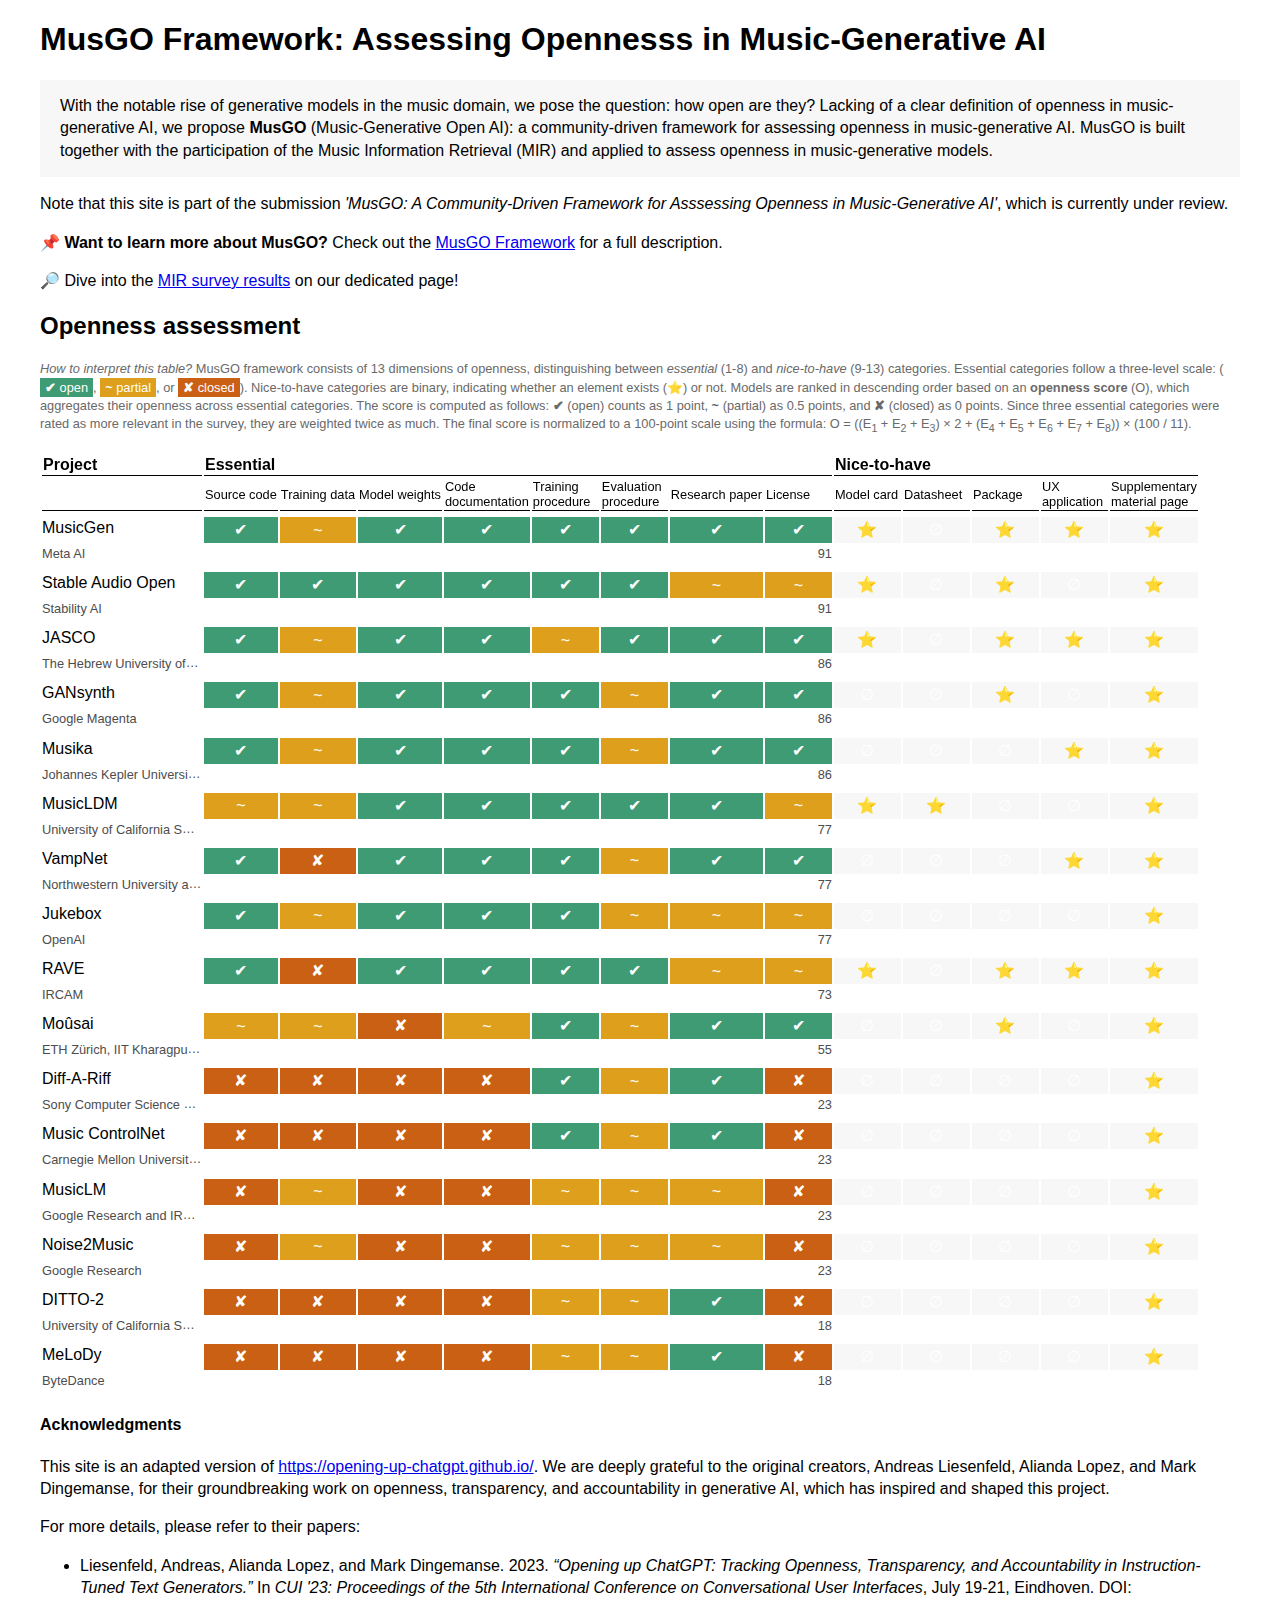
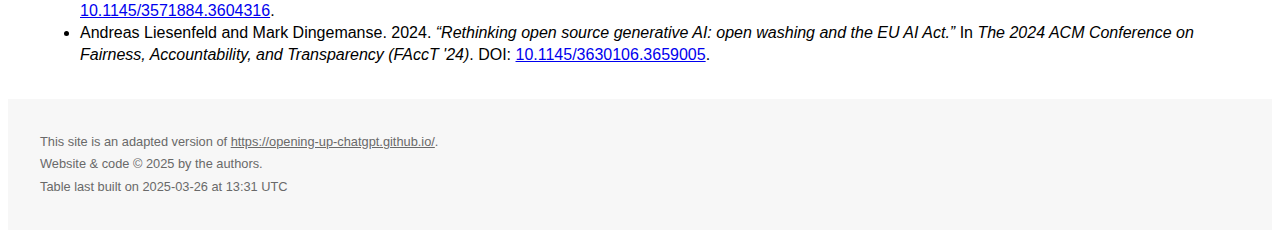
<file: docs/index.html>
<!DOCTYPE html>

<html>
<head>
<meta content="width=device-width, initial-scale=1.0" name="viewport"/>
<title>MusGO Framework: Assessing Opennesss in Music-Generative AI</title>
<link href="styles.css" rel="stylesheet"/>
<script data-domain="roserbatlleroca.github.io/MusGO_framework/" defer="" src="https://plausible.io/js/script.js"></script>
</head>
<body>
<div id="header">
<h1><a href="" title="MusGO Framework: Assessing Opennesss in Music-Generative AI">MusGO Framework:</a> Assessing Opennesss in Music-Generative AI</h1><!--<img alt="Opening up ChatGPT" id="title-logo" src="logos/openchatgpt-logo-favicon-red-on-transparent.png"/>Opening up ChatGPT</a>: tracking openness of instruction-tuned LLMs</h1>-->
</div>
<div id="content">
<p class="highlight" id="description"> With the notable rise of generative models in the music domain, we pose the question: how open are they?
    Lacking of a clear definition of openness in music-generative AI, we propose <strong>MusGO</strong> (Music-Generative Open AI): a community-driven framework for assessing openness in music-generative AI.
  MusGO is built together with the participation of the Music Information Retrieval (MIR) and applied to assess openness in music-generative models. 
    </p>
<p id="tagline"> Note that this site is part of the submission <em>'MusGO: A Community-Driven Framework for Asssessing Openness in Music-Generative AI'</em>, which is currently under review.</p>
<p>
    📌 <strong>Want to learn more about MusGO?</strong> Check out the <a href="framework.html">MusGO Framework</a> for a full description.  </p>
<p>🔎 Dive into the <a href="survey.html">MIR survey results</a> on our dedicated page!  
  </p>
<h2>Openness assessment</h2>
<p id="table-guide"> <em>How to interpret this table?</em> MusGO framework consists of 13 dimensions of openness, distinguishing between <em>essential</em> (1-8) and <em>nice-to-have</em> (9-13) categories.  
Essential categories follow a three-level scale:  
(<span class="openness open"><strong>✔︎</strong> open</span>,  
<span class="openness partial"><strong>~</strong> partial</span>, or  
<span class="openness closed"><strong>✘</strong> closed</span>).  
Nice-to-have categories are binary, indicating whether an element exists (⭐) or not.  

Models are ranked in descending order based on an <strong>openness score</strong> (O), which aggregates their openness across essential categories. The score is computed as follows: <strong>✔︎</strong> (open) counts as 1 point, <strong>~</strong> (partial) as 0.5 points, and <strong>✘</strong> (closed) as 0 points. Since three essential categories were rated as more relevant in the survey, they are weighted twice as much. The final score is normalized to a 100-point scale using the formula:  

O = ((E<sub>1</sub> + E<sub>2</sub> + E<sub>3</sub>) × 2 + (E<sub>4</sub> + E<sub>5</sub> + E<sub>6</sub> + E<sub>7</sub> + E<sub>8</sub>)) × (100 / 11).  
</p>
<p>
</p>
<div id="included-table"><table>
<thead>
<tr class="main-header"><th>Project</th><th colspan="8">Essential</th><th colspan="5">Nice-to-have</th>
<tr class="second-header"><th></th><th>Source code</th><th>Training data</th><th>Model weights</th><th>Code<br/>documentation</th><th>Training<br/>procedure</th><th>Evaluation<br/>procedure</th><th>Research paper</th><th>License</th><th>Model card</th><th>Datasheet</th><th>Package</th><th>UX<br/>application</th><th>Supplementary<br/>material page</th>
</tr></tr></thead>
<tbody>
<tr class="row-a"><td class="name-cell"><a href="https://github.com/roserbatlleroca/MusGO_framework/blob/main/projects/musicgen.yaml" target="_blank" title="data: musicgen.yaml">MusicGen</a></td><td class="open data-cell"><a href="https://github.com/facebookresearch/audiocraft" target="_blank" title="Code is provided in https://github.com/facebookresearch/audiocraft/ (Training and inference)">✔︎</a></td><td class="partial data-cell"><a href="" target="_blank" title="“We rely on an internal dataset of 10K high-quality music tracks, and on the ShutterStock and Pond5 music data collections2 with respectively 25K and 365K instrument-only music tracks.” “Note that we do NOT provide any of the datasets used for training MusicGen. We provide a dummy dataset containing just a few examples for illustrative purposes.”">~</a></td><td class="open data-cell"><a href="https://huggingface.co/facebook/musicgen-large/tree/main" target="_blank" title="Models are available in the GitHub repository and in Hugging Face.">✔︎</a></td><td class="open data-cell"><a href="https://github.com/facebookresearch/audiocraft/blob/main/docs/MUSICGEN.md" target="_blank" title="Training code is available and seem well documented: https://github.com/facebookresearch/audiocraft/blob/main/docs/MUSICGEN.md Warning: Since data is not available is not easy to replicate.">✔︎</a></td><td class="open data-cell"><a href="https://arxiv.org/pdf/2306.05284" target="_blank" title="Training is well documented. https://github.com/facebookresearch/audiocraft/blob/main/docs/TRAINING.md with training pipelines and environment setup described. Note: Hardware use for training is described in the paper. ">✔︎</a></td><td class="open data-cell"><a href="https://arxiv.org/pdf/2306.05284" target="_blank" title="">✔︎</a></td><td class="open data-cell"><a href="https://proceedings.neurips.cc/paper_files/paper/2023/hash/94b472a1842cd7c56dcb125fb2765fbd-Abstract-Conference.html" target="_blank" title="Accepted at NeurIPS 2023">✔︎</a></td><td class="open data-cell"><a href="https://github.com/facebookresearch/audiocraft/blob/main/LICENSE" target="_blank" title="The code in this repository is released under the MIT license as found in the https://github.com/facebookresearch/audiocraft/blob/main/LICENSE. The models weights in this repository are released under the CC-BY-NC 4.0 license as found in the https://github.com/facebookresearch/audiocraft/blob/main/LICENSE_weights.">✔︎</a></td><td class="star data-cell"><a href="https://github.com/facebookresearch/audiocraft/blob/main/model_cards/MUSICGEN_MODEL_CARD.md" target="_blank" title="Model card discusses intended use, limitations and biases. https://github.com/facebookresearch/audiocraft/blob/main/model_cards/MUSICGEN_MODEL_CARD.md">⭐</a></td><td class="∅ data-cell"><a href="" target="_blank" title="Data is copyrighted and not available.">∅</a></td><td class="star data-cell"><a href="https://pypi.org/project/audiocraft/" target="_blank" title="Has two packages: audiocraft package from Meta, and transformers package from Hugging Face. ">⭐</a></td><td class="star data-cell"><a href="https://huggingface.co/spaces/facebook/MusicGen" target="_blank" title="Demo in Hugging Face spaces, user-oriented gradio demo, and jupyter notebooks. https://github.com/facebookresearch/audiocraft/blob/main/docs/MUSICGEN.md#usage">⭐</a></td><td class="star data-cell"><a href="https://ai.honu.io/papers/musicgen/" target="_blank" title="Supplementary material web page with sound examples. https://ai.honu.io/papers/musicgen/">⭐</a></td></tr>
<tr class="row-b"><td class="org"><a href="https://github.com/facebookresearch/audiocraft" target="_blank" title="">Meta AI</a></td><td colspan="7"></td><td class="source-link"><a href="" target="_blank" title="Meta AI">91</a></td></tr>
<tr class="row-a"><td class="name-cell"><a href="https://github.com/roserbatlleroca/MusGO_framework/blob/main/projects/stable-audio-open.yaml" target="_blank" title="data: stable-audio-open.yaml">Stable Audio Open</a></td><td class="open data-cell"><a href="https://github.com/Stability-AI/stable-audio-tools" target="_blank" title=" Code for data processing, training pipeline, and inference is available in the stable-audio-tools repository. Architecture of the mode is specified in the form of a config file.
https://github.com/Stability-AI/stable-audio-tools">✔︎</a></td><td class="open data-cell"><a href="https://huggingface.co/stabilityai/stable-audio-open-1.0/blob/main/fma_dataset_attribution2.csv" target="_blank" title="Training data can be mapped from Attribution files.https://huggingface.co/stabilityai/stable-audio-open-1.0/blob/main/fma_dataset_attribution2.csv. However, accessibility is subject to accepting Stability AI conditions. ">✔︎</a></td><td class="open data-cell"><a href="https://huggingface.co/stabilityai/stable-audio-open-1.0/tree/main" target="_blank" title="Weights are available at: https://huggingface.co/stabilityai/stable-audio-open-1.0. However, accessibility is subject to accepting Stability AI conditions. ">✔︎</a></td><td class="open data-cell"><a href="https://github.com/Stability-AI/stable-audio-tools/blob/main/README.md" target="_blank" title="Documentation of the code is limited for training replicating the model (not specific config files, but those from Stable Audio could be used). However, I think we can still consider the documentation of the code to be enough.
https://huggingface.co/stabilityai/stable-audio-open-1.0https://github.com/Stability-AI/stable-audio-tools">✔︎</a></td><td class="open data-cell"><a href="https://arxiv.org/pdf/2407.14358" target="_blank" title="Described in pre-print. Warning: They say they provide the exact parameters for training in the repository, but I can’t find them. ">✔︎</a></td><td class="open data-cell"><a href="https://arxiv.org/pdf/2407.14358" target="_blank" title="">✔︎</a></td><td class="partial data-cell"><a href="https://arxiv.org/abs/2407.14358" target="_blank" title="Paper is in arxiv but it is not peer-reviewed. ">~</a></td><td class="partial data-cell"><a href="https://huggingface.co/stabilityai/stable-audio-open-1.0/blob/main/LICENSE.md" target="_blank" title="Stability AI Community License
https://huggingface.co/stabilityai/stable-audio-open-1.0/blob/main/LICENSE.md
 Not an Open Source Initiate(OSI) approved licences ">~</a></td><td class="star data-cell"><a href="https://huggingface.co/stabilityai/stable-audio-open-1.0" target="_blank" title="Model card in HuggingFace: https://huggingface.co/stabilityai/stable-audio-open-1.0">⭐</a></td><td class="∅ data-cell"><a href="" target="_blank" title="They provide a .csv file listing each wav from Freesound and FMA. But there is no proper datasheet. It’s a pity they don’t get this start because they are careful about the data they use.    ">∅</a></td><td class="star data-cell"><a href="https://pypi.org/project/stable-audio-tools/" target="_blank" title="The model can be used with: 1. the https://github.com/Stability-AI/stable-audio-tools library and 2. the https://huggingface.co/docs/diffusers/main/en/index library">⭐</a></td><td class="∅ data-cell"><a href="" target="_blank" title="I can’t find an official user-oriented application apart from the packages and code examples. But I am sure that the community around the model is building this kind of resource. We should check.">∅</a></td><td class="star data-cell"><a href="https://stability.ai/news/introducing-stable-audio-open" target="_blank" title="They provide sound examples in https://stability.ai/news/introducing-stable-audio-open">⭐</a></td></tr>
<tr class="row-b"><td class="org"><a href="https://github.com/Stability-AI/stable-audio-tools" target="_blank" title="">Stability AI</a></td><td colspan="7"></td><td class="source-link"><a href="" target="_blank" title="Stability AI">91</a></td></tr>
<tr class="row-a"><td class="name-cell"><a href="https://github.com/roserbatlleroca/MusGO_framework/blob/main/projects/jasco.yaml" target="_blank" title="data: jasco.yaml">JASCO</a></td><td class="open data-cell"><a href="https://github.com/facebookresearch/audiocraft" target="_blank" title="Code is avialble at https://github.com/facebookresearch/audiocraft/blob/main/docs/JASCO.md">✔︎</a></td><td class="partial data-cell"><a href="" target="_blank" title="They describe the datasets used to training their model. However, there is a 10k songs set that is not described (proprietary data). ">~</a></td><td class="open data-cell"><a href="https://huggingface.co/facebook/jasco-chords-drums-400M/tree/main" target="_blank" title="Pretrained models are accessible via API ">✔︎</a></td><td class="open data-cell"><a href="https://github.com/facebookresearch/audiocraft/blob/main/docs/JASCO.md" target="_blank" title="Code is documented in GitHub repo, including installation requirements. ">✔︎</a></td><td class="partial data-cell"><a href="https://arxiv.org/pdf/2406.10970" target="_blank" title="Training procedure is described in the research paper, but hardware requirements are not mentioned. ">~</a></td><td class="open data-cell"><a href="https://arxiv.org/pdf/2406.10970" target="_blank" title="">✔︎</a></td><td class="open data-cell"><a href="https://ismir2024program.ismir.net/poster_65.html" target="_blank" title="Accepted at ISMIR 2024. ">✔︎</a></td><td class="open data-cell"><a href="https://github.com/facebookresearch/audiocraft/blob/main/LICENSE" target="_blank" title=" Code is released under MIT, model weights are released under CC-BY-NC 4.0.">✔︎</a></td><td class="star data-cell"><a href="https://github.com/facebookresearch/audiocraft/blob/main/model_cards/JASCO_MODEL_CARD.md" target="_blank" title="https://github.com/facebookresearch/audiocraft/blob/main/model_cards/JASCO_MODEL_CARD.md">⭐</a></td><td class="∅ data-cell"><a href="" target="_blank" title="">∅</a></td><td class="star data-cell"><a href="https://pypi.org/project/audiocraft/" target="_blank" title="Installable through audiocraft pip package">⭐</a></td><td class="star data-cell"><a href="https://github.com/facebookresearch/audiocraft/blob/main/docs/JASCO.md#api" target="_blank" title="https://github.com/facebookresearch/audiocraft/blob/main/docs/JASCO.md#api">⭐</a></td><td class="star data-cell"><a href="https://pages.cs.huji.ac.il/adiyoss-lab/JASCO/" target="_blank" title="https://pages.cs.huji.ac.il/adiyoss-lab/JASCO/">⭐</a></td></tr>
<tr class="row-b"><td class="org"><a href="https://github.com/facebookresearch/audiocraft" target="_blank" title="">The Hebrew University of Jerusalem, Meta AI</a></td><td colspan="7"></td><td class="source-link"><a href="" target="_blank" title="The Hebrew University of Jerusalem, Meta AI">86</a></td></tr>
<tr class="row-a"><td class="name-cell"><a href="https://github.com/roserbatlleroca/MusGO_framework/blob/main/projects/gansynth.yaml" target="_blank" title="data: gansynth.yaml">GANsynth</a></td><td class="open data-cell"><a href="https://github.com/magenta/magenta/tree/main/magenta/models/gansynth" target="_blank" title="Source code is available.">✔︎</a></td><td class="partial data-cell"><a href="https://magenta.tensorflow.org/datasets/nsynth" target="_blank" title="Dataset is available, but the reduced version that they use and the newly created test/train splits are not provided.">~</a></td><td class="open data-cell"><a href="https://github.com/magenta/magenta/blob/main/magenta/models/gansynth/README.md" target="_blank" title="Two pretrained checkpoints are provided.">✔︎</a></td><td class="open data-cell"><a href="https://github.com/magenta/magenta/blob/main/magenta/models/gansynth/README.md" target="_blank" title="Codebase is documented, including high-level instructions and configuration files.">✔︎</a></td><td class="open data-cell"><a href="https://arxiv.org/pdf/1902.08710" target="_blank" title="Training procedure is fully documented, including hardware requirements and model configuration.">✔︎</a></td><td class="partial data-cell"><a href="https://arxiv.org/pdf/1902.08710" target="_blank" title="">~</a></td><td class="open data-cell"><a href="https://openreview.net/forum?id=H1xQVn09FX" target="_blank" title="Accepted at ICLR 2019.">✔︎</a></td><td class="open data-cell"><a href="https://github.com/magenta/magenta/blob/main/LICENSE" target="_blank" title="System is covered by Apache License. ">✔︎</a></td><td class="∅ data-cell"><a href="" target="_blank" title="Very few details are given of the pretrained checkpoints.">∅</a></td><td class="∅ data-cell"><a href="" target="_blank" title="Not available.">∅</a></td><td class="star data-cell"><a href="https://pypi.org/project/magenta/" target="_blank" title="Available within the magenta pip package.">⭐</a></td><td class="∅ data-cell"><a href="" target="_blank" title="Not available.">∅</a></td><td class="star data-cell"><a href="https://storage.googleapis.com/magentadata/papers/gansynth/index.html" target="_blank" title="https://storage.googleapis.com/magentadata/papers/gansynth/index.html">⭐</a></td></tr>
<tr class="row-b"><td class="org"><a href="https://github.com/magenta/magenta/tree/main/magenta/models/gansynth" target="_blank" title="">Google Magenta</a></td><td colspan="7"></td><td class="source-link"><a href="" target="_blank" title="Google Magenta">86</a></td></tr>
<tr class="row-a"><td class="name-cell"><a href="https://github.com/roserbatlleroca/MusGO_framework/blob/main/projects/musika.yaml" target="_blank" title="data: musika.yaml">Musika</a></td><td class="open data-cell"><a href="https://github.com/marcoppasini/musika" target="_blank" title="Codebase is available and complete. ">✔︎</a></td><td class="partial data-cell"><a href="" target="_blank" title="Training data is described in the research paper. Some of the data used is publicly available: LibriTTS corpus. However, there are some sections of the used data that are not accessible or detailed enough to fully reconstruct the dataset:  South by SouthWest. Also, music coming from http://jamendo.com under “techno” genre, it not detailed. ">~</a></td><td class="open data-cell"><a href="https://huggingface.co/musika/musika_techno/tree/main" target="_blank" title="Weights are publicly available. ">✔︎</a></td><td class="open data-cell"><a href="https://github.com/marcoppasini/musika/blob/main/README.md" target="_blank" title="Codebase is documented, including details on environment and configuration settings. ">✔︎</a></td><td class="open data-cell"><a href="https://arxiv.org/pdf/2208.08706" target="_blank" title="Detailed in research paper and proper instructions are given in the model repository. ">✔︎</a></td><td class="partial data-cell"><a href="https://arxiv.org/pdf/2208.08706" target="_blank" title="">~</a></td><td class="open data-cell"><a href="https://ismir2022program.ismir.net/poster_74.html" target="_blank" title="Accepted at ISMIR 2022.">✔︎</a></td><td class="open data-cell"><a href="https://github.com/marcoppasini/musika/blob/main/LICENSE" target="_blank" title="MIT License. ">✔︎</a></td><td class="∅ data-cell"><a href="https://huggingface.co/musika/musika_techno" target="_blank" title="Not available. ">∅</a></td><td class="∅ data-cell"><a href="" target="_blank" title="Not available. ">∅</a></td><td class="∅ data-cell"><a href="" target="_blank" title="Not available. Source code is provided through GitHub, but not as an installable packaged or with version control. ">∅</a></td><td class="star data-cell"><a href="https://colab.research.google.com/drive/1PowSw3doBURwLE-OTCiWkO8HVbS5paRb" target="_blank" title="An interface is provided through Gradio. In addition, there is a colab notebook that intends to ease accessibility for non technical users: https://colab.research.google.com/drive/1PowSw3doBURwLE-OTCiWkO8HVbS5paRb">⭐</a></td><td class="star data-cell"><a href="https://marcoppasini.github.io/musika" target="_blank" title="https://marcoppasini.github.io/musika">⭐</a></td></tr>
<tr class="row-b"><td class="org"><a href="https://github.com/marcoppasini/musika" target="_blank" title="">Johannes Kepler University Linz</a></td><td colspan="7"></td><td class="source-link"><a href="" target="_blank" title="Johannes Kepler University Linz">86</a></td></tr>
<tr class="row-a"><td class="name-cell"><a href="https://github.com/roserbatlleroca/MusGO_framework/blob/main/projects/musicldm.yaml" target="_blank" title="data: musicldm.yaml">MusicLDM</a></td><td class="partial data-cell"><a href="https://github.com/RetroCirce/MusicLDM" target="_blank" title="System source code is available at GitHub repository &amp; Hugging Face Diffusers. ">~</a></td><td class="partial data-cell"><a href="" target="_blank" title="MusicLDM is trained on the Audiostock dataset, which contains 9000 music tracks for training and 1000 tracks for testing. Dataset is not directly provided, no information about the original sources accessibility or requirements is provided. ">~</a></td><td class="open data-cell"><a href="https://drive.google.com/drive/folders/15VDVcIgf99YRM5oGXhRxa_Rowl54uWho" target="_blank" title="Model checkpoints are available here: https://drive.google.com/drive/folders/15VDVcIgf99YRM5oGXhRxa_Rowl54uWho?usp=sharing">✔︎</a></td><td class="open data-cell"><a href="https://github.com/RetroCirce/MusicLDM/blob/main/README.md" target="_blank" title="Description on how to use the code is provided in the GitHub repo and through Hugging Face Diffusers. 
">✔︎</a></td><td class="open data-cell"><a href="https://arxiv.org/pdf/2308.01546" target="_blank" title="Training procedure is documented in the research article preprint and in the appendix additional page for the peer-reviewed version: https://musicldm.github.io/appendix/. Authors include specifications on hyperparameters, GPU requirements and model configurations. ">✔︎</a></td><td class="open data-cell"><a href="https://arxiv.org/pdf/2308.01546" target="_blank" title="">✔︎</a></td><td class="open data-cell"><a href="https://ieeexplore.ieee.org/document/10447265" target="_blank" title="This article has been accepted at ICASSP 2024. The access of such paper is limited to IEEE Xplore access: https://ieeexplore.ieee.org/document/10447265. A preprint is available in arXiv: https://arxiv.org/pdf/2308.01546">✔︎</a></td><td class="partial data-cell"><a href="https://github.com/RetroCirce/MusicLDM/blob/main/LICENSE" target="_blank" title="Attribution-NonCommercial-ShareAlike 4.0 International">~</a></td><td class="star data-cell"><a href="https://huggingface.co/ucsd-reach/musicldm" target="_blank" title="Available at HuggingFace: https://huggingface.co/ucsd-reach/musicldm 
 Information about model’s evaluation and limitations is missing and model’s architecture is just mentioned.  ">⭐</a></td><td class="star data-cell"><a href="https://github.com/LAION-AI/audio-dataset/blob/main/data_card/Audiostock.md" target="_blank" title="There is a data card: https://github.com/LAION-AI/audio-dataset/blob/main/data_card/Audiostock.md. However, content is limited to data sources origin and details on how to reproduce the data collection. Details on curation and other considerations, such as consent, limitations and selection strategies are missing. ">⭐</a></td><td class="∅ data-cell"><a href="" target="_blank" title="">∅</a></td><td class="∅ data-cell"><a href="" target="_blank" title="API is shut down temporarily. Should be released again soon. ">∅</a></td><td class="star data-cell"><a href="https://musicldm.github.io/" target="_blank" title="https://musicldm.github.io/">⭐</a></td></tr>
<tr class="row-b"><td class="org"><a href="https://github.com/RetroCirce/MusicLDM" target="_blank" title="">University of California San Diego, Mila-Quebec Artificial Intelligence Institute, University of Surrey, LAION</a></td><td colspan="7"></td><td class="source-link"><a href="" target="_blank" title="University of California San Diego, Mila-Quebec Artificial Intelligence Institute, University of Surrey, LAION">77</a></td></tr>
<tr class="row-a"><td class="name-cell"><a href="https://github.com/roserbatlleroca/MusGO_framework/blob/main/projects/vampnet.yaml" target="_blank" title="data: vampnet.yaml">VampNet</a></td><td class="open data-cell"><a href="https://github.com/hugofloresgarcia/vampnet" target="_blank" title="System source code is available and accessible at https://github.com/hugofloresgarcia/vampnet.">✔︎</a></td><td class="closed data-cell"><a href="" target="_blank" title="Dataset is not available nor is completely described. ">✘</a></td><td class="open data-cell"><a href="https://zenodo.org/records/8136629" target="_blank" title="Model checkpoints are available https://zenodo.org/records/8136629. The weights for the models are licensed https://creativecommons.org/licenses/by-nc-sa/4.0/deed.ml">✔︎</a></td><td class="open data-cell"><a href="https://github.com/hugofloresgarcia/vampnet/blob/ismir-2023/README.md" target="_blank" title="Codebase is documented. ">✔︎</a></td><td class="open data-cell"><a href="https://arxiv.org/pdf/2307.04686" target="_blank" title="Described in the article, with multiple details on architecture, hyperparameters, GPU usage">✔︎</a></td><td class="partial data-cell"><a href="https://arxiv.org/pdf/2307.04686" target="_blank" title="">~</a></td><td class="open data-cell"><a href="https://ismir2023program.ismir.net/poster_125.html" target="_blank" title="Article peer-reviewed &amp; accepted at ISMIR 2023: https://archives.ismir.net/ismir2023/paper/000042.pdf">✔︎</a></td><td class="open data-cell"><a href="https://github.com/hugofloresgarcia/vampnet/blob/ismir-2023/LICENSE" target="_blank" title="MIT License">✔︎</a></td><td class="∅ data-cell"><a href="" target="_blank" title="">∅</a></td><td class="∅ data-cell"><a href="" target="_blank" title="">∅</a></td><td class="∅ data-cell"><a href="" target="_blank" title="">∅</a></td><td class="star data-cell"><a href="https://github.com/hugofloresgarcia/vampnet/blob/ismir-2023/app.py" target="_blank" title="Gradio UI is provided in the codebase. ">⭐</a></td><td class="star data-cell"><a href="https://hugo-does-things.notion.site/VampNet-Music-Generation-via-Masked-Acoustic-Token-Modeling-e37aabd0d5f1493aa42c5711d0764b33" target="_blank" title="Untitled (https://www.notion.so/e37aabd0d5f1493aa42c5711d0764b33?pvs=21) ">⭐</a></td></tr>
<tr class="row-b"><td class="org"><a href="https://github.com/hugofloresgarcia/vampnet" target="_blank" title="">Northwestern University and Descript Inc</a></td><td colspan="7"></td><td class="source-link"><a href="" target="_blank" title="Northwestern University and Descript Inc">77</a></td></tr>
<tr class="row-a"><td class="name-cell"><a href="https://github.com/roserbatlleroca/MusGO_framework/blob/main/projects/jukebox.yaml" target="_blank" title="data: jukebox.yaml">Jukebox</a></td><td class="open data-cell"><a href="https://github.com/openai/jukebox" target="_blank" title="Code is available at https://github.com/openai/jukebox">✔︎</a></td><td class="partial data-cell"><a href="" target="_blank" title="Training data is partially described in the preprint article. However, relevant information is missing, such as specific sources, and data itself cannot be accessed — dataset is not publicly available. ">~</a></td><td class="open data-cell"><a href="https://huggingface.co/openai/jukebox-5b-lyrics/tree/main" target="_blank" title="Weights are available.">✔︎</a></td><td class="open data-cell"><a href="https://github.com/openai/jukebox/blob/master/README.md" target="_blank" title="Codebase is documented. ">✔︎</a></td><td class="open data-cell"><a href="https://arxiv.org/pdf/2005.00341" target="_blank" title="Information available between article and GitHub repository.  ">✔︎</a></td><td class="partial data-cell"><a href="https://arxiv.org/pdf/2005.00341" target="_blank" title="">~</a></td><td class="partial data-cell"><a href="https://arxiv.org/abs/2005.00341" target="_blank" title="Only preprint of the research paper is available. ">~</a></td><td class="partial data-cell"><a href="https://github.com/openai/jukebox/blob/master/LICENSE" target="_blank" title="Codebase is licensed under a non-commercial use license by OpenAI. ">~</a></td><td class="∅ data-cell"><a href="" target="_blank" title="Not available. ">∅</a></td><td class="∅ data-cell"><a href="" target="_blank" title="Not available. ">∅</a></td><td class="∅ data-cell"><a href="" target="_blank" title="Not available. Codebase is officially not mantained. ">∅</a></td><td class="∅ data-cell"><a href="https://colab.research.google.com/github/openai/jukebox/blob/master/jukebox/Interacting_with_Jukebox.ipynb" target="_blank" title="">∅</a></td><td class="star data-cell"><a href="https://openai.com/index/jukebox/" target="_blank" title="A demo/summary page is available: https://openai.com/index/jukebox/
However, sonifications of the examples generations are not available anymore. There exist another site with generation examples, but most of them are not available https://jukebox.openai.com/. In addition, a colab notebook is provided: https://colab.research.google.com/github/openai/jukebox/blob/master/jukebox/Interacting_with_Jukebox.ipynb">⭐</a></td></tr>
<tr class="row-b"><td class="org"><a href="https://github.com/openai/jukebox" target="_blank" title="">OpenAI</a></td><td colspan="7"></td><td class="source-link"><a href="" target="_blank" title="OpenAI">77</a></td></tr>
<tr class="row-a"><td class="name-cell"><a href="https://github.com/roserbatlleroca/MusGO_framework/blob/main/projects/rave.yaml" target="_blank" title="data: rave.yaml">RAVE</a></td><td class="open data-cell"><a href="https://github.com/acids-ircam/RAVE" target="_blank" title="Source code is available, including data preparation, model architecture, training pipeline and inference.">✔︎</a></td><td class="closed data-cell"><a href="" target="_blank" title="Training data is internal and just briefly described. ">✘</a></td><td class="open data-cell"><a href="https://acids-ircam.github.io/rave_models_download" target="_blank" title="Several pretrained models are provided.">✔︎</a></td><td class="open data-cell"><a href="https://github.com/acids-ircam/RAVE/blob/master/README.md" target="_blank" title="Code is thoroughly documented, allowing for understanding and reproducibility of the model.">✔︎</a></td><td class="open data-cell"><a href="https://arxiv.org/pdf/2111.05011" target="_blank" title="Training procedure is described.">✔︎</a></td><td class="open data-cell"><a href="https://arxiv.org/pdf/2111.05011" target="_blank" title="">✔︎</a></td><td class="partial data-cell"><a href="https://arxiv.org/abs/2111.05011" target="_blank" title="Rejected at ICLR 2022. No peer-reviewed version. ">~</a></td><td class="partial data-cell"><a href="https://github.com/acids-ircam/RAVE/blob/master/LICENSE" target="_blank" title="System covered by an CC BY-NC 4.0 license.">~</a></td><td class="star data-cell"><a href="https://acids-ircam.github.io/rave_models_download" target="_blank" title="https://acids-ircam.github.io/rave_models_download">⭐</a></td><td class="∅ data-cell"><a href="" target="_blank" title="Not available.">∅</a></td><td class="star data-cell"><a href="https://pypi.org/project/acids-rave/" target="_blank" title="Pip package is available.">⭐</a></td><td class="star data-cell"><a href="https://forum.ircam.fr/projects/detail/rave-vst/" target="_blank" title="Real-time implementation of the model and tutorials are provided.">⭐</a></td><td class="star data-cell"><a href="https://anonymous84654.github.io/RAVE_anonymous/" target="_blank" title="https://anonymous84654.github.io/RAVE_anonymous/">⭐</a></td></tr>
<tr class="row-b"><td class="org"><a href="https://github.com/acids-ircam/RAVE" target="_blank" title="">IRCAM</a></td><td colspan="7"></td><td class="source-link"><a href="" target="_blank" title="IRCAM">73</a></td></tr>
<tr class="row-a"><td class="name-cell"><a href="https://github.com/roserbatlleroca/MusGO_framework/blob/main/projects/moûsai.yaml" target="_blank" title="data: moûsai.yaml">Moûsai</a></td><td class="partial data-cell"><a href="https://github.com/archinetai/audio-diffusion-pytorch" target="_blank" title="They provide an audio diffusion library that includes different models. However, the configs shown are indicative and untested, see https://arxiv.org/abs/2301.11757 for the configs used in the paper.">~</a></td><td class="partial data-cell"><a href="" target="_blank" title="How the data is collected and acquired, including licensing issues, is detailed in the research paper. However, the exact list of songs in the dataset nor direct access to the dataset is available. ">~</a></td><td class="closed data-cell"><a href="" target="_blank" title="In the GitHub repo, authors mention that “no pre-trained models are provided here”. ">✘</a></td><td class="partial data-cell"><a href="https://github.com/archinetai/audio-diffusion-pytorch/blob/main/README.md" target="_blank" title="Code is partially describe. How to use Moûsai is not straightforward described.">~</a></td><td class="open data-cell"><a href="https://arxiv.org/pdf/2301.11757" target="_blank" title="Training procedure is describe in the article, including hardware requirements and model configuration. ">✔︎</a></td><td class="partial data-cell"><a href="https://arxiv.org/pdf/2301.11757" target="_blank" title="">~</a></td><td class="open data-cell"><a href="https://aclanthology.org/2024.acl-long.437/" target="_blank" title="Accepted at ACL 2024">✔︎</a></td><td class="open data-cell"><a href="https://github.com/archinetai/audio-diffusion-pytorch/blob/main/LICENSE" target="_blank" title="Code is under the MIT license. ">✔︎</a></td><td class="∅ data-cell"><a href="" target="_blank" title="">∅</a></td><td class="∅ data-cell"><a href="" target="_blank" title="">∅</a></td><td class="star data-cell"><a href="https://pypi.org/project/audio-diffusion-pytorch/" target="_blank" title="Code belongs to https://github.com/archinetai/audio-diffusion-pytorch library">⭐</a></td><td class="∅ data-cell"><a href="" target="_blank" title="">∅</a></td><td class="star data-cell"><a href="https://diligent-pansy-4cb.notion.site/Music-Generation-with-Diffusion-ebe6e9e528984fa1b226d408f6002d87" target="_blank" title="Supplementary material is available at Untitled (https://www.notion.so/ebe6e9e528984fa1b226d408f6002d87?pvs=21) ">⭐</a></td></tr>
<tr class="row-b"><td class="org"><a href="https://github.com/archinetai/audio-diffusion-pytorch" target="_blank" title="">ETH Zürich, IIT Kharagpur, Max Planck Institute</a></td><td colspan="7"></td><td class="source-link"><a href="" target="_blank" title="ETH Zürich, IIT Kharagpur, Max Planck Institute">55</a></td></tr>
<tr class="row-a"><td class="name-cell"><a href="https://github.com/roserbatlleroca/MusGO_framework/blob/main/projects/diff-a-riff.yaml" target="_blank" title="data: diff-a-riff.yaml">Diff-A-Riff</a></td><td class="closed data-cell"><a href="" target="_blank" title="No source code.">✘</a></td><td class="closed data-cell"><a href="" target="_blank" title="Dataset is closed and only briefly described. ">✘</a></td><td class="closed data-cell"><a href="" target="_blank" title="Not provided.">✘</a></td><td class="closed data-cell"><a href="" target="_blank" title="No source code.">✘</a></td><td class="open data-cell"><a href="https://arxiv.org/pdf/2406.08384" target="_blank" title="Training procedure is properly described.">✔︎</a></td><td class="partial data-cell"><a href="https://arxiv.org/pdf/2406.08384" target="_blank" title="">~</a></td><td class="open data-cell"><a href="https://ismir2024program.ismir.net/poster_225.html" target="_blank" title="Accepted at ISMIR 2024">✔︎</a></td><td class="closed data-cell"><a href="" target="_blank" title="Not available.">✘</a></td><td class="∅ data-cell"><a href="" target="_blank" title="Not available.">∅</a></td><td class="∅ data-cell"><a href="" target="_blank" title="Not available.">∅</a></td><td class="∅ data-cell"><a href="" target="_blank" title="Not available.">∅</a></td><td class="∅ data-cell"><a href="" target="_blank" title="Not available.">∅</a></td><td class="star data-cell"><a href="https://sonycslparis.github.io/diffariff-companion/" target="_blank" title="https://sonycslparis.github.io/diffariff-companion/">⭐</a></td></tr>
<tr class="row-b"><td class="org"><a href="" target="_blank" title="">Sony Computer Science Laboratories Paris and Queen Mary University of London</a></td><td colspan="7"></td><td class="source-link"><a href="" target="_blank" title="Sony Computer Science Laboratories Paris and Queen Mary University of London">23</a></td></tr>
<tr class="row-a"><td class="name-cell"><a href="https://github.com/roserbatlleroca/MusGO_framework/blob/main/projects/music-controlnet.yaml" target="_blank" title="data: music-controlnet.yaml">Music ControlNet</a></td><td class="closed data-cell"><a href="" target="_blank" title="No official code repository available.">✘</a></td><td class="closed data-cell"><a href="" target="_blank" title="Very limited description of the data used for training, and no sources provided.">✘</a></td><td class="closed data-cell"><a href="" target="_blank" title="No model weights provided.">✘</a></td><td class="closed data-cell"><a href="" target="_blank" title="No source code available so no documentation.">✘</a></td><td class="open data-cell"><a href="https://arxiv.org/pdf/2311.07069" target="_blank" title="Training procedure is described in detail in the paper.">✔︎</a></td><td class="partial data-cell"><a href="https://arxiv.org/pdf/2311.07069" target="_blank" title="">~</a></td><td class="open data-cell"><a href="https://dl.acm.org/doi/10.1109/TASLP.2024.3399026" target="_blank" title="A peer-reviewed paper is available and publicly accessible.">✔︎</a></td><td class="closed data-cell"><a href="" target="_blank" title="Not available.">✘</a></td><td class="∅ data-cell"><a href="" target="_blank" title="No model card available.">∅</a></td><td class="∅ data-cell"><a href="" target="_blank" title="No datasheet available.">∅</a></td><td class="∅ data-cell"><a href="" target="_blank" title="No package available.">∅</a></td><td class="∅ data-cell"><a href="" target="_blank" title="No user interface nor real-time implementation available.">∅</a></td><td class="star data-cell"><a href="https://musiccontrolnet.github.io/web/" target="_blank" title="https://musiccontrolnet.github.io/web/">⭐</a></td></tr>
<tr class="row-b"><td class="org"><a href="" target="_blank" title="">Carnegie Mellon University and Adobe Research</a></td><td colspan="7"></td><td class="source-link"><a href="" target="_blank" title="Carnegie Mellon University and Adobe Research">23</a></td></tr>
<tr class="row-a"><td class="name-cell"><a href="https://github.com/roserbatlleroca/MusGO_framework/blob/main/projects/musiclm.yaml" target="_blank" title="data: musiclm.yaml">MusicLM</a></td><td class="closed data-cell"><a href="" target="_blank" title="Source code not available.">✘</a></td><td class="partial data-cell"><a href="" target="_blank" title="Training data is not available nor properly described.">~</a></td><td class="closed data-cell"><a href="" target="_blank" title="Not provided.">✘</a></td><td class="closed data-cell"><a href="" target="_blank" title="Not available.">✘</a></td><td class="partial data-cell"><a href="https://arxiv.org/pdf/2301.11325" target="_blank" title="Training procedure is partially documented, missing the hardware requirements.">~</a></td><td class="partial data-cell"><a href="https://arxiv.org/pdf/2301.11325" target="_blank" title="">~</a></td><td class="partial data-cell"><a href="https://arxiv.org/abs/2301.11325" target="_blank" title="Peer-reviewed paper not found.">~</a></td><td class="closed data-cell"><a href="" target="_blank" title="Not available.">✘</a></td><td class="∅ data-cell"><a href="" target="_blank" title="Not available.">∅</a></td><td class="∅ data-cell"><a href="" target="_blank" title="Not available.">∅</a></td><td class="∅ data-cell"><a href="" target="_blank" title="Not available.">∅</a></td><td class="∅ data-cell"><a href="" target="_blank" title="In theory available to try in AI Test Kitchen but I never managed?">∅</a></td><td class="star data-cell"><a href="https://google-research.github.io/seanet/musiclm/examples/" target="_blank" title="https://google-research.github.io/seanet/musiclm/examples/">⭐</a></td></tr>
<tr class="row-b"><td class="org"><a href="" target="_blank" title="">Google Research and IRCAM</a></td><td colspan="7"></td><td class="source-link"><a href="" target="_blank" title="Google Research and IRCAM">23</a></td></tr>
<tr class="row-a"><td class="name-cell"><a href="https://github.com/roserbatlleroca/MusGO_framework/blob/main/projects/noise2music.yaml" target="_blank" title="data: noise2music.yaml">Noise2Music</a></td><td class="closed data-cell"><a href="Not available. " target="_blank" title="No source codebase is available. ">✘</a></td><td class="partial data-cell"><a href="" target="_blank" title="Training data is described in detail. However, the resulting MuLaMCap dataset resulting from this work is not publicly available.">~</a></td><td class="closed data-cell"><a href="" target="_blank" title="Model weights are not available. ">✘</a></td><td class="closed data-cell"><a href="" target="_blank" title="No codebase is available. There is no documentation available either. ">✘</a></td><td class="partial data-cell"><a href="https://arxiv.org/pdf/2302.03917" target="_blank" title="The available preprint describes partially the training procedure of the model. While some relevant information is described, such as model configuration and training details, there are key aspects of the training missing, such as hardware requirements, model checkpoints and hyperparameters. ">~</a></td><td class="partial data-cell"><a href="https://arxiv.org/pdf/2302.03917" target="_blank" title="">~</a></td><td class="partial data-cell"><a href="https://arxiv.org/abs/2302.03917" target="_blank" title="Preprint is available. No peer-reviewed version of the article has been found. ">~</a></td><td class="closed data-cell"><a href="" target="_blank" title="Not available. ">✘</a></td><td class="∅ data-cell"><a href="" target="_blank" title="Not available. ">∅</a></td><td class="∅ data-cell"><a href="" target="_blank" title="Not available. ">∅</a></td><td class="∅ data-cell"><a href="" target="_blank" title="Not available. ">∅</a></td><td class="∅ data-cell"><a href="" target="_blank" title="">∅</a></td><td class="star data-cell"><a href="https://google-research.github.io/noise2music/" target="_blank" title="https://google-research.github.io/noise2music/">⭐</a></td></tr>
<tr class="row-b"><td class="org"><a href="Not available. " target="_blank" title="">Google Research</a></td><td colspan="7"></td><td class="source-link"><a href="" target="_blank" title="Google Research">23</a></td></tr>
<tr class="row-a"><td class="name-cell"><a href="https://github.com/roserbatlleroca/MusGO_framework/blob/main/projects/ditto-2.yaml" target="_blank" title="data: ditto-2.yaml">DITTO-2</a></td><td class="closed data-cell"><a href="" target="_blank" title="No code repository.">✘</a></td><td class="closed data-cell"><a href="" target="_blank" title="Training data neither available nor properly described.">✘</a></td><td class="closed data-cell"><a href="" target="_blank" title="Not provided.">✘</a></td><td class="closed data-cell"><a href="" target="_blank" title="No code repository.">✘</a></td><td class="partial data-cell"><a href="https://arxiv.org/abs/2405.20289" target="_blank" title="Training procedure is partially described.">~</a></td><td class="partial data-cell"><a href="https://arxiv.org/abs/2405.20289" target="_blank" title="">~</a></td><td class="open data-cell"><a href="https://ismir2024program.ismir.net/poster_146.html" target="_blank" title="Accepted at ISMIR 2024">✔︎</a></td><td class="closed data-cell"><a href="" target="_blank" title="Not available.">✘</a></td><td class="∅ data-cell"><a href="" target="_blank" title="Not available.">∅</a></td><td class="∅ data-cell"><a href="" target="_blank" title="Not available.">∅</a></td><td class="∅ data-cell"><a href="" target="_blank" title="Not available.">∅</a></td><td class="∅ data-cell"><a href="" target="_blank" title="Not available.">∅</a></td><td class="star data-cell"><a href="https://ditto-music.github.io/ditto2/" target="_blank" title="https://ditto-music.github.io/ditto2/">⭐</a></td></tr>
<tr class="row-b"><td class="org"><a href="" target="_blank" title="">University of California San Diego and Adobe Research</a></td><td colspan="7"></td><td class="source-link"><a href="" target="_blank" title="University of California San Diego and Adobe Research">18</a></td></tr>
<tr class="row-a"><td class="name-cell"><a href="https://github.com/roserbatlleroca/MusGO_framework/blob/main/projects/melody.yaml" target="_blank" title="data: melody.yaml">MeLoDy</a></td><td class="closed data-cell"><a href="" target="_blank" title="No source code.">✘</a></td><td class="closed data-cell"><a href="" target="_blank" title="Not provided and only briefly described.">✘</a></td><td class="closed data-cell"><a href="" target="_blank" title="Not provided.">✘</a></td><td class="closed data-cell"><a href="" target="_blank" title="No source code.">✘</a></td><td class="partial data-cell"><a href="https://arxiv.org/pdf/2305.15719" target="_blank" title="Training procedure partially described.">~</a></td><td class="partial data-cell"><a href="https://arxiv.org/pdf/2305.15719" target="_blank" title="">~</a></td><td class="open data-cell"><a href="https://dl.acm.org/doi/10.5555/3666122.3666888" target="_blank" title="Accepted at NeurIPS 2023: https://dl.acm.org/doi/10.5555/3666122.3666888">✔︎</a></td><td class="closed data-cell"><a href="" target="_blank" title="Not available.">✘</a></td><td class="∅ data-cell"><a href="" target="_blank" title="Not provided.">∅</a></td><td class="∅ data-cell"><a href="" target="_blank" title="Not provided.">∅</a></td><td class="∅ data-cell"><a href="" target="_blank" title="Not provided.">∅</a></td><td class="∅ data-cell"><a href="" target="_blank" title="Not provided.">∅</a></td><td class="star data-cell"><a href="https://efficient-melody.github.io/#" target="_blank" title="https://efficient-melody.github.io/#">⭐</a></td></tr>
<tr class="row-b"><td class="org"><a href="" target="_blank" title="">ByteDance</a></td><td colspan="7"></td><td class="source-link"><a href="" target="_blank" title="ByteDance">18</a></td></tr>
</tbody>
</table>
</div>
<h4>Acknowledgments</h4>
<p>This site is an adapted version of <a href="https://opening-up-chatgpt.github.io/">https://opening-up-chatgpt.github.io/</a>.
 We are deeply grateful to the original creators, Andreas Liesenfeld, Alianda Lopez, and Mark Dingemanse, for their groundbreaking work on openness, transparency, and accountability in generative AI, which has inspired and shaped this project.</p>
<p>
    For more details, please refer to their papers:
  </p>
<ul>
<li>
      Liesenfeld, Andreas, Alianda Lopez, and Mark Dingemanse. 2023. 
      <em>“Opening up ChatGPT: Tracking Openness, Transparency, and Accountability in Instruction-Tuned Text Generators.”</em> 
      In <em>CUI '23: Proceedings of the 5th International Conference on Conversational User Interfaces</em>, July 19-21, Eindhoven. 
      DOI: <a href="https://doi.org/10.1145/3571884.3604316" target="_blank">10.1145/3571884.3604316</a>.
    </li>
<li>
      Andreas Liesenfeld and Mark Dingemanse. 2024. 
      <em>“Rethinking open source generative AI: open washing and the EU AI Act.”</em> 
      In <em>The 2024 ACM Conference on Fairness, Accountability, and Transparency (FAccT '24)</em>. 
      DOI: <a href="https://doi.org/10.1145/3630106.3659005" target="_blank">10.1145/3630106.3659005</a>.
    </li>
</ul>
</div><!-- #content -->
<div id="footer">
<p>This site is an adapted version of <a href="https://opening-up-chatgpt.github.io/">https://opening-up-chatgpt.github.io/</a>.</p>
<p class="copyright">Website &amp; code © 2025 by the authors.</p>
<p id="build-time">Table last built on 2025-03-26 at 13:31 UTC</p>
</div>
</body>
</html>
</file>
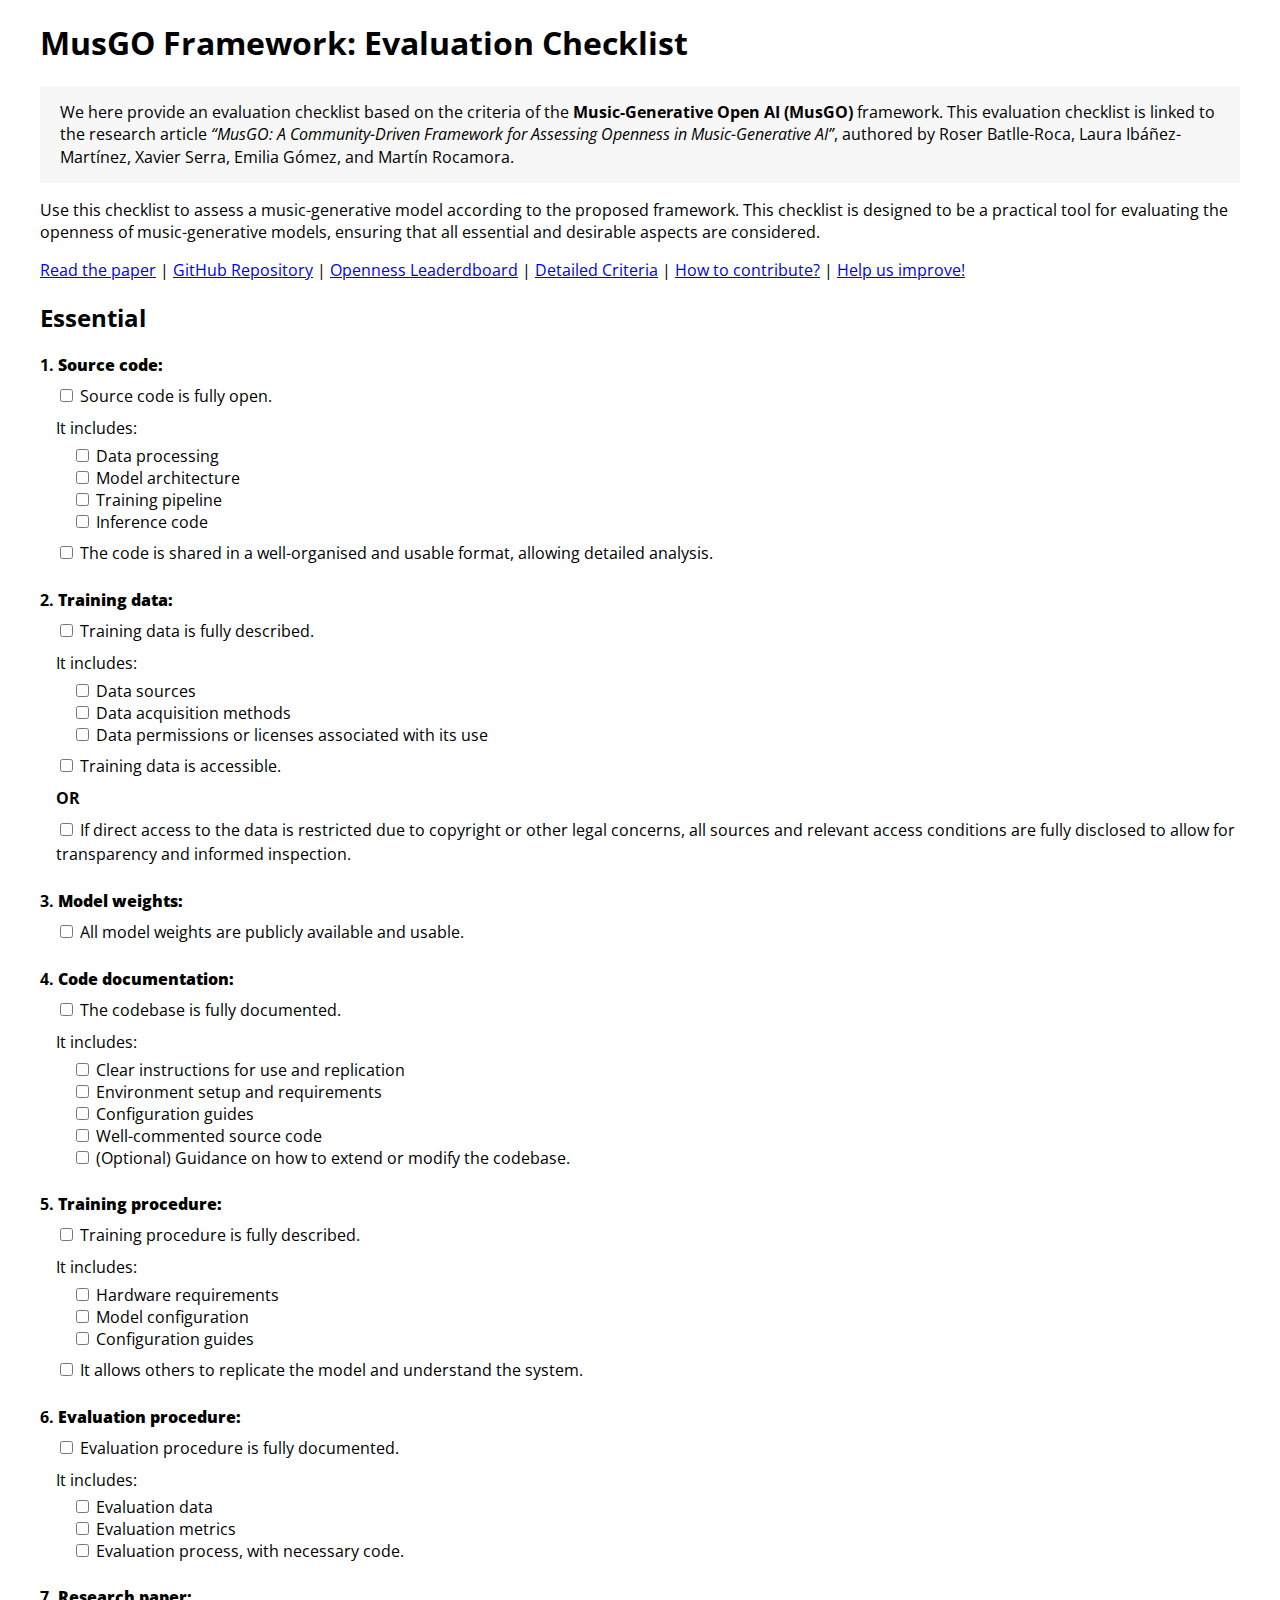
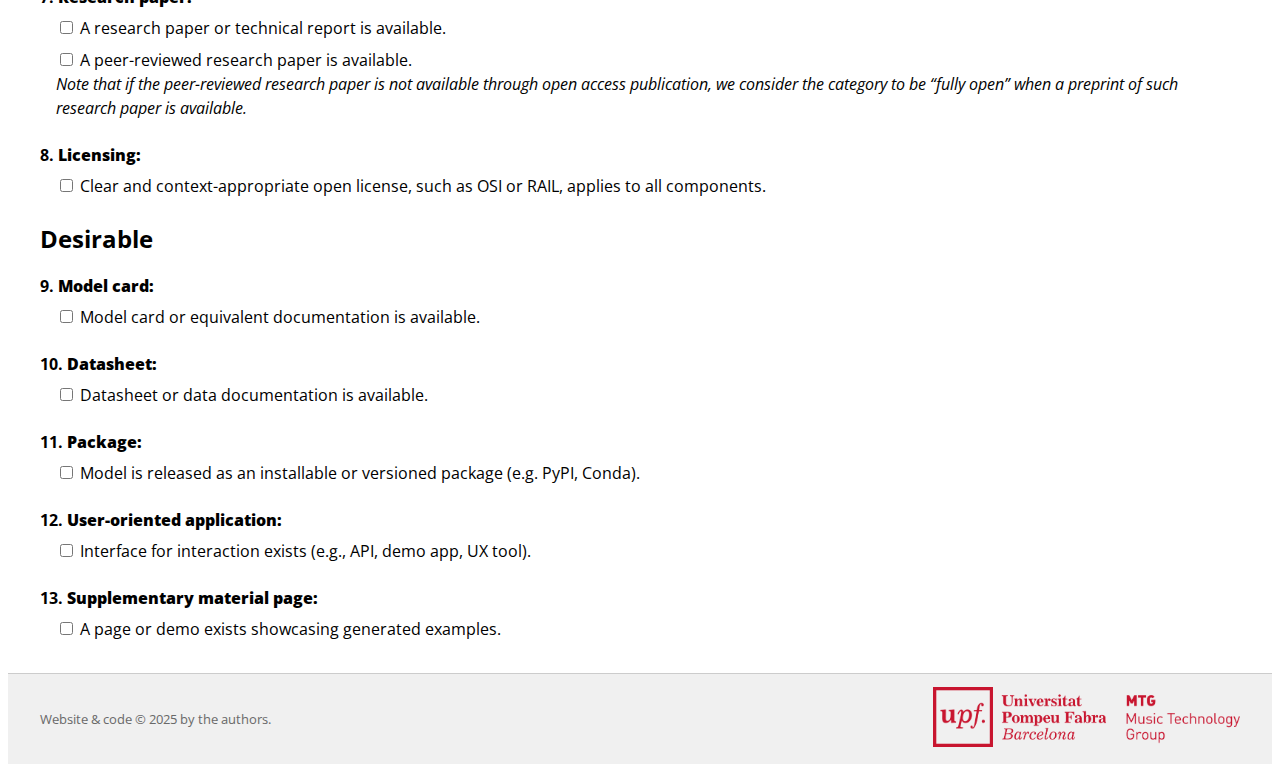
<file: docs/checklist.html>
<!DOCTYPE html>
<html>
  <head>
    <meta name="viewport" content="width=device-width, initial-scale=1.0">
    <title>MusGO Framework: Evaluation Checklist</title>
    <link href="https://fonts.googleapis.com/css2?family=Open+Sans&display=swap" rel="stylesheet">
    <link href="styles.css" rel="stylesheet"/>
    <script data-domain="roserbatlleroca.github.io/MusGO_framework/" defer src="https://plausible.io/js/script.js"></script>
    <style>
    body {
      font-family: 'Open Sans', sans-serif;
    }
    
  .highlight {
    background-color: #f0f0f0;
    padding: 1em;
    /* border-left: 4px solid #ccc; */
  }
  #table-guide em {
    font-size: 1em;
    font-weight: bold;
    margin-bottom: 0.5em;
  }
  #table-guide {
  background-color: #f8f8f8;
  padding: 1em;
  font-size: 1em;

  }
  #table-guide p {
  margin-top: 0.5em;
  margin-bottom: 0.5em;
  }
  #table-guide {
  background-color: #f8f8f8;
  padding: 0.5em 1em 0.5em 1em; /* top, right, bottom, left */
  font-size: 1em;
  }
  .section {
      margin-top: 0em;
    }
  .category {
      margin-bottom: 1.5em;
    }
  .category-title {
      font-weight: bold;
      margin-bottom: 0.3em;
    }
  .checkbox-item {
      margin-left: 1em;
      line-height: 1.5em;
      margin-top: 0.5em;
    }
  .sublist {
      margin-left: 2em;
      margin-top: 0.3em;
    }
  .section-container {
 display: flex;
  flex-wrap: wrap;
  gap: 1em;
  justify-content: space-between;
  align-items: flex-start;
  }
  .essential-section,
  .desirable-section {
    flex: 1 1 45%;
    min-width: 300px;
  }
  #footer {
  padding: 1em;
  background-color: #f0f0f0;
  border-top: 1px solid #ccc;
}

.footer-content {
  display: flex;
  justify-content: space-between;
  align-items: center;
  flex-wrap: wrap;
}

.footer-text {
  max-width: 70%;
}

.footer-image img {
  max-height: 60px; /* adjust as needed */
  width: auto;
}
  </style>
</head>
<body>

  <div id="header">
  <h1>MusGO Framework: Evaluation Checklist</h1>
  </div>

  <div id="content">
    
      <p class="highlight" id="description">
    
      We here provide an evaluation checklist based on the criteria of the <strong>Music-Generative Open AI (MusGO)</strong> framework.   
       This evaluation checklist is linked to the research article <em>“MusGO: A Community-Driven Framework for Assessing Openness in Music-Generative AI”</em>, authored by Roser Batlle-Roca, Laura Ibáñez-Martínez, Xavier Serra, 
Emilia Gómez, and Martín Rocamora.
      </p>

      Use this checklist to assess a music-generative model 
      according to the proposed framework. This checklist is designed to be a practical tool for evaluating the openness of music-generative models, ensuring that all essential and desirable aspects are considered.


    <p>
                <a href="https://arxiv.org/pdf/X">Read the paper</a>  
                | <a href="https://github.com/roserbatlleroca/MusGO_framework">GitHub Repository</a>
                | <a href="index.html">Openness Leaderdboard</a>
                | <a href="framework.html">Detailed Criteria</a>
                | <a href="https://github.com/roserbatlleroca/MusGO_framework/blob/main/projects/README.md">How to contribute?</a>
                | <a href="https://github.com/roserbatlleroca/MusGO_framework/tree/main?tab=readme-ov-file#-any-doubts-or-thoughts-help-us-improve">Help us improve!</a>
</p>

<div class="section">

    <h2>Essential</h2>

    <div class="category">
      <div class="category-title">1. <strong>Source code:</strong></div>
      <div class="checkbox-item"><label><input type="checkbox"> Source code is fully open.</label></div>
      <div class="checkbox-item">It includes:</div>
      <div class="sublist">
        <label><input type="checkbox"> Data processing</label><br>
        <label><input type="checkbox"> Model architecture</label><br>
        <label><input type="checkbox"> Training pipeline</label><br>
        <label><input type="checkbox"> Inference code</label><br>
      </div>
      <div class="checkbox-item"><label><input type="checkbox"> The code is shared in a well-organised and usable format, allowing detailed analysis.</label></div>
    </div>

    <div class="category">
      <div class="category-title">2. <strong>Training data:</strong></div>
      <div class="checkbox-item"><label><input type="checkbox"> Training data is fully described.</label></div>
      <div class="checkbox-item">It includes:</div>
        <div class="sublist">
          <label><input type="checkbox"> Data sources</label><br>
          <label><input type="checkbox"> Data acquisition methods</label><br>
          <label><input type="checkbox"> Data permissions or licenses associated with its use</label><br>
        </div>
      <div class="checkbox-item"><label><input type="checkbox"> Training data is accessible.</label></div>
      <div class="checkbox-item"><strong>OR</strong></div>
      <div class="checkbox-item"><label><input type="checkbox"> If direct access to the data is restricted due to copyright or other legal concerns, all sources and relevant access conditions
are fully disclosed to allow for transparency and informed inspection.</label></div>
    </div>

    <div class="category">
      <div class="category-title">3. <strong>Model weights:</strong></div>
      <div class="checkbox-item"><label><input type="checkbox"> All model weights are publicly available and usable.</label></div>
    </div>

    <div class="category">
  <div class="category-title">4. <strong>Code documentation:</strong></div>
      <div class="checkbox-item"><label><input type="checkbox"> The codebase is fully documented.</label></div>
      <div class="checkbox-item">It includes:</div>
      <div class="sublist">
        <label><input type="checkbox"> Clear instructions for use and replication</label><br>
        <label><input type="checkbox"> Environment setup and requirements</label><br>
        <label><input type="checkbox"> Configuration guides</label><br>
        <label><input type="checkbox"> Well-commented source code</label><br>
        <label><input type="checkbox"> (Optional) Guidance on how to extend or modify the codebase.</label>
  </div>
    </div>

    <div class="category">
      <div class="category-title">5. <strong>Training procedure:</strong></div>
      <div class="checkbox-item"><label><input type="checkbox"> Training procedure is fully described.</label></div>
     <div class="checkbox-item">It includes:</div>
      <div class="sublist">
        <label><input type="checkbox"> Hardware requirements</label><br>
        <label><input type="checkbox"> Model configuration</label><br>
        <label><input type="checkbox"> Configuration guides</label><br>
      </div>
      <div class="checkbox-item"><label><input type="checkbox"> It allows others to replicate the model and understand the system.</label></div>
  </div>

    <div class="category">
      <div class="category-title">6. <strong>Evaluation procedure:</strong></div>
      <div class="checkbox-item"><label><input type="checkbox"> Evaluation procedure is fully documented.</label></div>
      <div class="checkbox-item">It includes:</div>
      <div class="sublist">
        <label><input type="checkbox"> Evaluation data</label><br>
        <label><input type="checkbox"> Evaluation metrics</label><br>
        <label><input type="checkbox"> Evaluation process, with necessary code.</label><br>
      </div>
    </div>

    <div class="category">
      <div class="category-title">7. <strong>Research paper:</strong></div>
      <div class="checkbox-item"><label><input type="checkbox"> A research paper or technical report is available.</label></div>
      <div class="checkbox-item"><label><input type="checkbox"> A peer-reviewed research paper is available.</label><br>
      <em>Note that if the peer-reviewed research paper is not available through open access publication, we consider the category to be “fully open” when a preprint of
such research paper is available.</em>
      </div>
    
    </div>

    <div class="category">
      <div class="category-title">8. <strong>Licensing:</strong></div>
      <div class="checkbox-item"><label><input type="checkbox"> Clear and context-appropriate open license, such as OSI or RAIL, applies to all components.</label></div>
    </div>

    <h2>Desirable</h2>

    <div class="category">
      <div class="category-title">9. <strong>Model card:</strong></div>
      <div class="checkbox-item"><label><input type="checkbox"> Model card or equivalent documentation is available.</label></div>
    </div>

    <div class="category">
      <div class="category-title">10. <strong>Datasheet:</strong></div>
      <div class="checkbox-item"><label><input type="checkbox"> Datasheet or data documentation is available.</label></div>
    </div>

    <div class="category">
      <div class="category-title">11. <strong>Package:</strong></div>
      <div class="checkbox-item"><label><input type="checkbox"> Model is released as an installable or versioned package (e.g. PyPI, Conda).</label></div>
    </div>

    <div class="category">
      <div class="category-title">12. <strong>User-oriented application:</strong></div>
      <div class="checkbox-item"><label><input type="checkbox"> Interface for interaction exists (e.g., API, demo app, UX tool).</label></div>
    </div>

    <div class="category">
      <div class="category-title">13. <strong>Supplementary material page:</strong></div>
      <div class="checkbox-item"><label><input type="checkbox"> A page or demo exists showcasing generated examples.</label></div>
    </div>
  </div>
</div>

<div id="footer">
    <div class="footer-content">
        <div class="footer-text">
        <p class="copyright">Website &amp; code © 2025 by the authors.</p>
        <p id="build-time"></p>
        </div>
    
        <div class="footer-image">
        <img src="fig/MTG-logo.png" alt="MTG logo" />
        </div>
    </div>
</div>

</body>
</html>
</file>
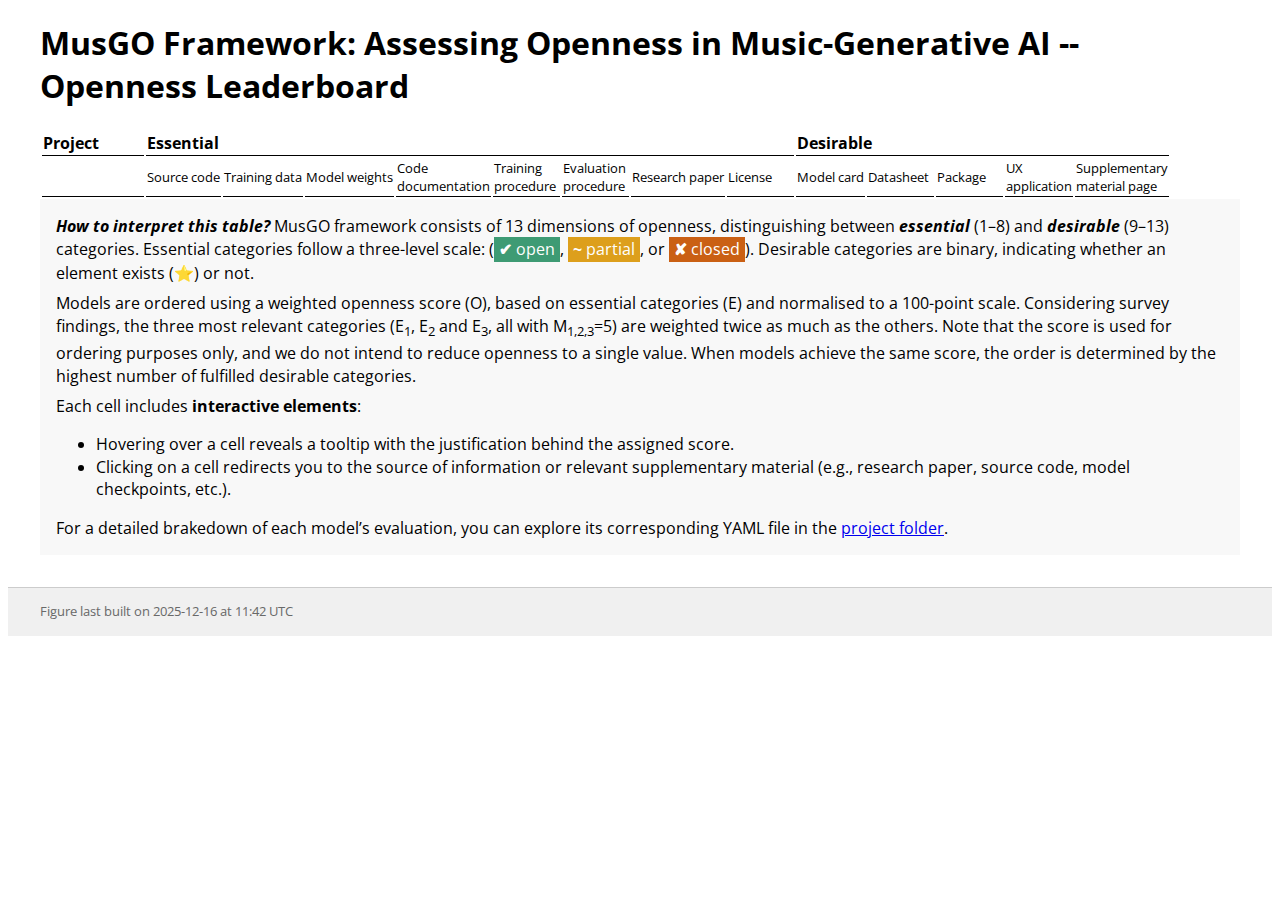
<file: docs/figure.html>
<!DOCTYPE html>

<html>
<head>
<title>MusGO Framework: Assessing Openness in Music-Generative AI</title>
<link href="https://fonts.googleapis.com/css2?family=Open+Sans&amp;display=swap" rel="stylesheet"/>
<link href="styles.css" rel="stylesheet"/>
<link href="favicon.png" rel="icon" type="image/x-icon"/>
<script data-domain="roserbatlleroca.github.io/MusGO_framework/" defer="" src="https://plausible.io/js/script.js"></script>
<style>
  body {
  font-family: 'Open Sans', sans-serif;
  }
  .highlight {
    background-color: #f0f0f0;
    padding: 1em;
    /* border-left: 4px solid #ccc; */
  }
  #table-guide em {
    font-size: 1em;
    font-weight: bold;
    margin-bottom: 0.5em;
  }
  #table-guide {
  background-color: #f8f8f8;
  padding: 1em;
  font-size: 1em;

  }
  #table-guide p {
  margin-top: 0.5em;
  margin-bottom: 0.5em;
  }
  #table-guide {
  background-color: #f8f8f8;
  padding: 0.5em 1em 0.5em 1em; /* top, right, bottom, left */
  font-size: 1em;
}
#footer {
  padding: 1em;
  background-color: #f0f0f0;
  border-top: 1px solid #ccc;
}

.footer-content {
  display: flex;
  justify-content: space-between;
  align-items: center;
  flex-wrap: wrap;
}

.footer-text {
  max-width: 70%;
}

.footer-image img {
  max-height: 60px; /* adjust as needed */
  width: auto;
}


</style>
</head>
<body>
<div id="header">
<h1>MusGO Framework: Assessing Openness in Music-Generative AI -- Openness Leaderboard</h1>
</div>
<div id="content">
<div id="included-table"><table>
<thead>
<tr class="main-header"><th>Project</th><th colspan="8">Essential</th><th colspan="5">Desirable</th>
<tr class="second-header"><th></th><th>Source code</th><th>Training data</th><th>Model weights</th><th>Code<br/>documentation</th><th>Training<br/>procedure</th><th>Evaluation<br/>procedure</th><th>Research paper</th><th>License</th><th>Model card</th><th>Datasheet</th><th>Package</th><th>UX<br/>application</th><th>Supplementary<br/>material page</th>
</tr></tr></thead>
<tbody>
</tbody>
</table>
</div>
<div class="highlight" id="table-guide"><p>
<em>How to interpret this table?</em> MusGO framework consists of 13 dimensions of openness, distinguishing between <em>essential</em> (1–8) and <em>desirable</em> (9–13) categories.  
    Essential categories follow a three-level scale:  
    (<span class="openness open"><strong>✔︎</strong> open</span>,  
    <span class="openness partial"><strong>~</strong> partial</span>, or  
    <span class="openness closed"><strong>✘</strong> closed</span>).  
    Desirable categories are binary, indicating whether an element exists (⭐) or not.  

  </p>
<p>
    Models are ordered using a weighted
    openness score (O), based on essential categories (E) and
    normalised to a 100-point scale. Considering survey findings,
    the three most relevant categories (E<sub>1</sub>, E<sub>2</sub> and E<sub>3</sub>,
    all with M<sub>1,2,3</sub>=5) are weighted twice as much as the others.
    Note that the score is used for ordering purposes only,
    and we do not intend to reduce openness to a single value.
    When models achieve the same score, the order is determined
    by the highest number of fulfilled desirable categories.
  </p>
<p>
    Each cell includes <strong>interactive elements</strong>: 
    <ul>
<li>Hovering over a cell reveals a tooltip with the justification behind the assigned score.</li>
<li>Clicking on a cell redirects you to the source of information or relevant supplementary material (e.g., research paper, source code, model checkpoints, etc.).</li>
</ul>

    For a detailed brakedown of each model’s evaluation, you can explore its corresponding YAML file in the <a href="https://github.com/roserbatlleroca/MusGO_framework/tree/main/projects">project folder</a>.
  </p>
</div>
</div><!-- #content -->
<div id="footer">
<p id="build-time">Figure last built on 2025-12-16 at 11:42 UTC</p>
</div>
</body>
</html>
</file>
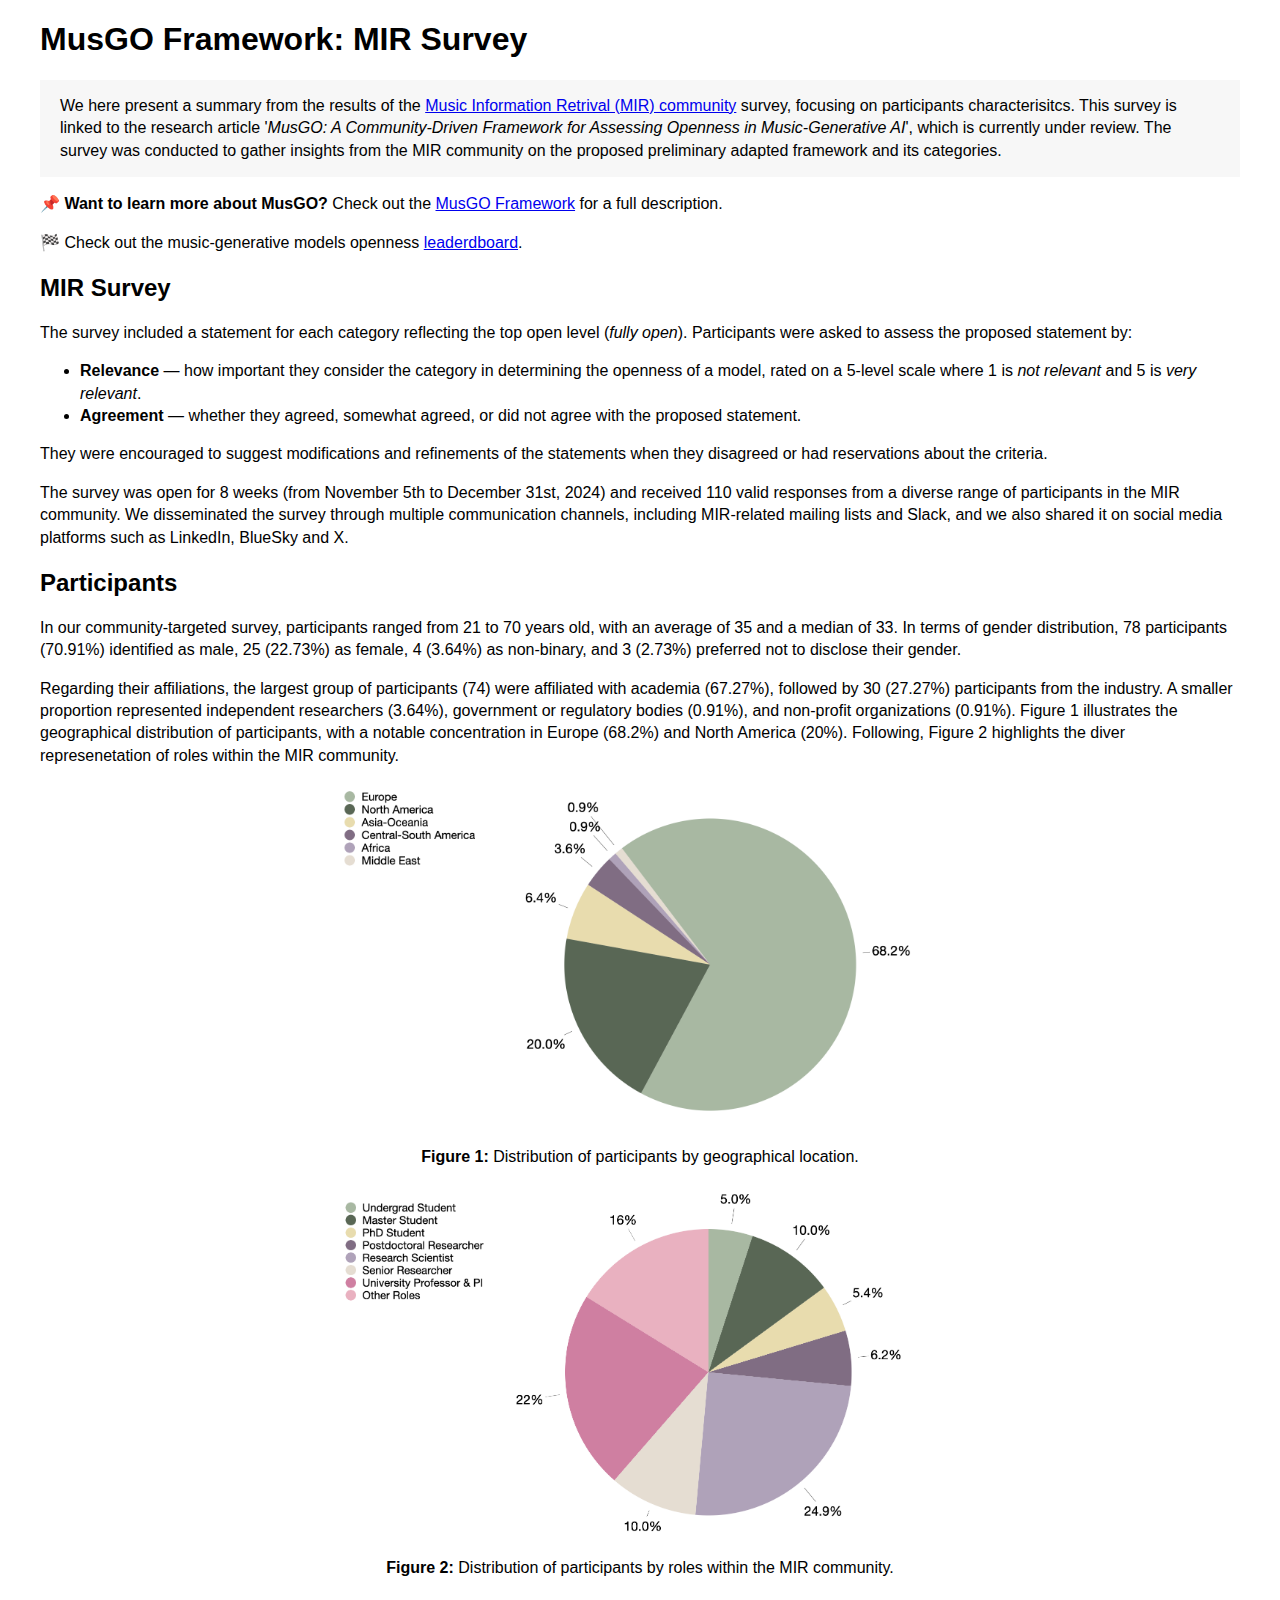
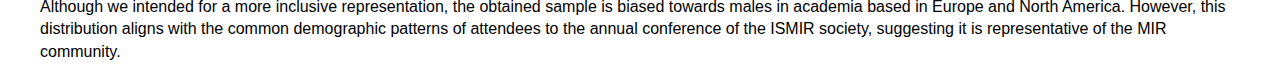
<file: docs/survey.html>
<!DOCTYPE html>

<html>
    <head>
        <title>MIR survey</title>
        <link rel="stylesheet" type="text/css" href="styles.css">
    </head>

    <body>
        <div id="header">
            <h1><a href="" title="MusGO Framework: MIR Survey">MusGO Framework:</a> MIR Survey</h1>
        </div>

        <div id="content">
            <p class="highlight" id="description"> We here present a summary from the results of the <a href="https://www.ismir.net/">Music Information Retrival (MIR) community</a> survey, focusing on participants characterisitcs.
                This survey is linked to the research article '<em>MusGO: A Community-Driven Framework for Assessing Openness in Music-Generative AI</em>', which is currently under review.
                The survey was conducted to gather insights from the MIR community on the proposed preliminary adapted framework and its categories.
            </p>
            <p> 
                📌 <strong>Want to learn more about MusGO?</strong> Check out the <a href="framework.html">MusGO Framework</a> for a full description.
            </p>
            <p>
                🏁 Check out the music-generative models openness <a href="index.html">leaderdboard</a>.
            </p>
        </div>

        <div id="content">
            <h2>MIR Survey</h2>
           
            <p>
                The survey included a statement for each category reflecting the top open level 
                (<em>fully open</em>). Participants were asked to assess the proposed statement by:
            </p>
            <ul>
                <li><strong>Relevance</strong> — how important they consider the category in determining the openness of a model, rated on a 5-level scale where 1 is <em>not relevant</em> and 5 is <em>very relevant</em>.</li>
                <li><strong>Agreement</strong> — whether they agreed, somewhat agreed, or did not agree with the proposed statement.</li>
            </ul>
            <p>
                They were encouraged to suggest modifications and refinements of the statements when they disagreed or had reservations about the criteria.
            </p>
            <p>
                The survey was open for 8 weeks (from November 5th to December 31st, 2024) and received 110 valid responses from a diverse range of participants in the MIR community.
                We disseminated the survey through multiple communication channels, including MIR-related mailing lists and Slack, and 
                we also shared it on social media platforms such as LinkedIn, BlueSky and X.

            </p>

        </div>
        <div id="content">
            <h2>Participants</h2>
           
            <p>
                In our community-targeted survey, participants ranged from 21 to 70 years old, with an average of 35 and a median of 33. 
                In terms of gender distribution, 78 participants (70.91%) identified as male, 25 (22.73%) as female, 4 (3.64%) as non-binary, and 3 (2.73%) preferred not to disclose their gender.
            </p>
            <p>
                Regarding their affiliations, the largest group of participants (74) were affiliated with academia (67.27%), followed by 30 (27.27%) participants from the industry. 
                A smaller proportion represented independent researchers (3.64%), government or regulatory bodies (0.91%), and non-profit organizations (0.91%).
                Figure 1 illustrates the geographical distribution of participants, with a notable concentration in Europe (68.2%) and North America (20%). 
                Following, Figure 2 highlights the diver represenetation of roles within the MIR community. 
            </p>
            
            <!-- Figure: 1 -->
            <div style="text-align: center;">
                <img src="fig/fig1.png" alt="Geographical distribution of participants" style="width: 600px; height: auto;">
                <p><strong>Figure 1:</strong> Distribution of participants by geographical location.</p>
            </div>
            
            <!-- Figure: 2 -->
            <div style="text-align: center; margin-top: 20px;">
                <img src="fig/fi2.png" alt="Roles of participants in the MIR community" style="width: 600px; height: auto;">
                <p><strong>Figure 2:</strong> Distribution of participants by roles within the MIR community.</p>
            </div>
            
            <p>
                Although we intended for a more inclusive representation, the obtained sample is biased towards males in academia based in Europe and North America. 
                However, this distribution aligns with the common demographic patterns of attendees to the annual conference of the ISMIR society, suggesting it is representative of the MIR community.
            </p>
            
        </div>

    </body>

</html>
</file>
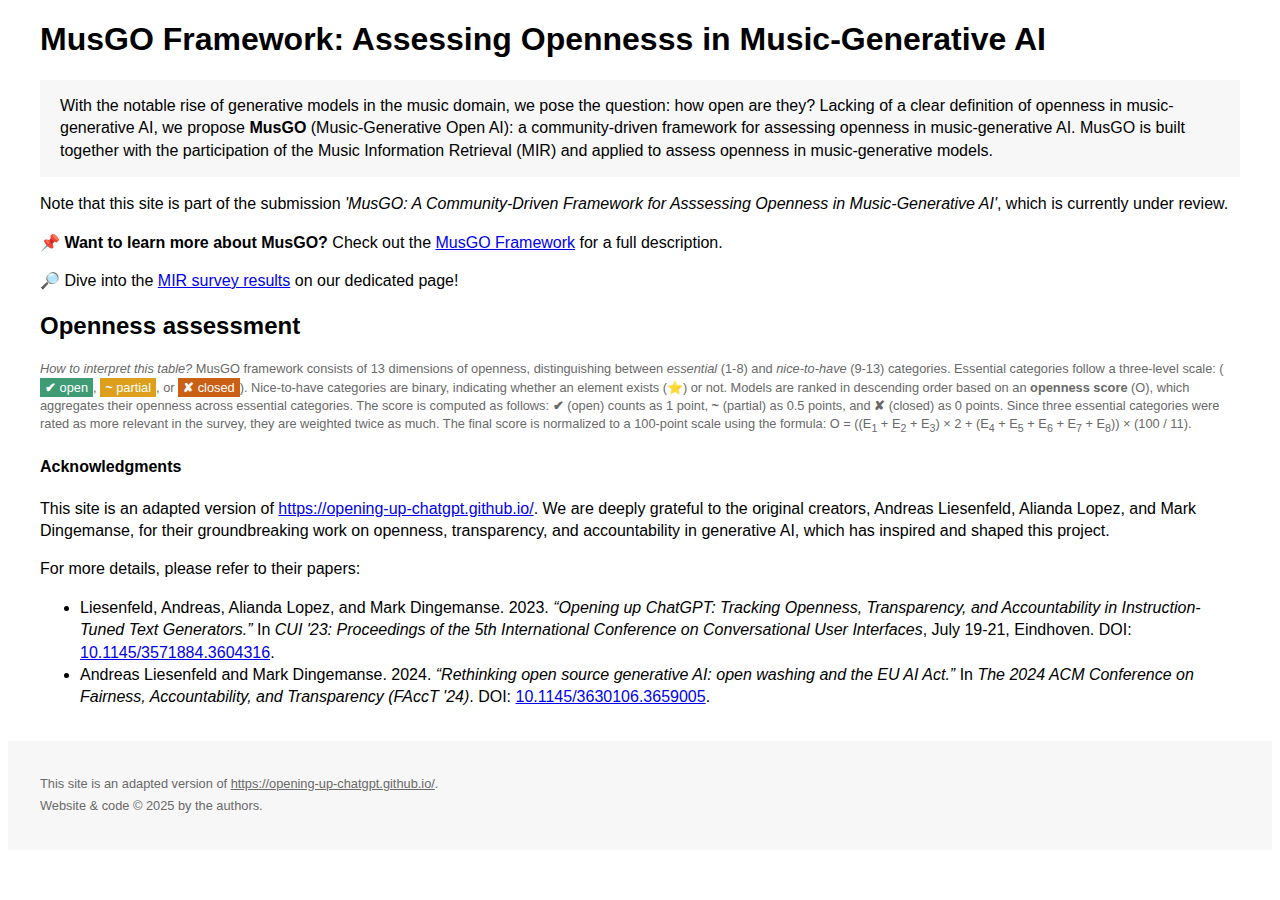
<file: docs/template.html>
<!DOCTYPE html>

<html>
<head>
<meta name="viewport" content="width=device-width, initial-scale=1.0">
<title>MusGO Framework: Assessing Opennesss in Music-Generative AI</title>
<link href="styles.css" rel="stylesheet"/>
<script data-domain="roserbatlleroca.github.io/MusGO_framework/" defer="" src="https://plausible.io/js/script.js"></script>
</head>
<body>
<div id="header">
<h1><a href="" title="MusGO Framework: Assessing Opennesss in Music-Generative AI">MusGO Framework:</a> Assessing Opennesss in Music-Generative AI</h1><!--<img alt="Opening up ChatGPT" id="title-logo" src="logos/openchatgpt-logo-favicon-red-on-transparent.png"/>Opening up ChatGPT</a>: tracking openness of instruction-tuned LLMs</h1>--> 
</div>
<div id="content">

	<p class="highlight" id="description"> With the notable rise of generative models in the music domain, we pose the question: how open are they?
    Lacking of a clear definition of openness in music-generative AI, we propose <strong>MusGO</strong> (Music-Generative Open AI): a community-driven framework for assessing openness in music-generative AI.
  MusGO is built together with the participation of the Music Information Retrieval (MIR) and applied to assess openness in music-generative models. 
    </p>
	
	<p id="tagline"> Note that this site is part of the submission <em>'MusGO: A Community-Driven Framework for Asssessing Openness in Music-Generative AI'</em>, which is currently under review.</p>

  <p>
    📌 <strong>Want to learn more about MusGO?</strong> Check out the <a href="framework.html">MusGO Framework</a> for a full description.  </p>
  <p>🔎 Dive into the <a href="survey.html">MIR survey results</a> on our dedicated page!  
  </p>
  

	<h2>Openness assessment</h2>
  <p id="table-guide"> <em>How to interpret this table?</em> MusGO framework consists of 13 dimensions of openness, distinguishing between <em>essential</em> (1-8) and <em>nice-to-have</em> (9-13) categories.  
Essential categories follow a three-level scale:  
(<span class="openness open"><strong>✔︎</strong> open</span>,  
<span class="openness partial"><strong>~</strong> partial</span>, or  
<span class="openness closed"><strong>✘</strong> closed</span>).  
Nice-to-have categories are binary, indicating whether an element exists (⭐) or not.  

Models are ranked in descending order based on an <strong>openness score</strong> (O), which aggregates their openness across essential categories. The score is computed as follows: <strong>✔︎</strong> (open) counts as 1 point, <strong>~</strong> (partial) as 0.5 points, and <strong>✘</strong> (closed) as 0 points. Since three essential categories were rated as more relevant in the survey, they are weighted twice as much. The final score is normalized to a 100-point scale using the formula:  

O = ((E<sub>1</sub> + E<sub>2</sub> + E<sub>3</sub>) × 2 + (E<sub>4</sub> + E<sub>5</sub> + E<sub>6</sub> + E<sub>7</sub> + E<sub>8</sub>)) × (100 / 11).  
</p>
<p>

</p>
		<div id="included-table"></div>


	
<h4>Acknowledgments</h4>
<p>This site is an adapted version of <a href="https://opening-up-chatgpt.github.io/">https://opening-up-chatgpt.github.io/</a>.
 We are deeply grateful to the original creators, Andreas Liesenfeld, Alianda Lopez, and Mark Dingemanse, for their groundbreaking work on openness, transparency, and accountability in generative AI, which has inspired and shaped this project.</p>
 <p>
    For more details, please refer to their papers:
  </p>
  <ul>
    <li>
      Liesenfeld, Andreas, Alianda Lopez, and Mark Dingemanse. 2023. 
      <em>“Opening up ChatGPT: Tracking Openness, Transparency, and Accountability in Instruction-Tuned Text Generators.”</em> 
      In <em>CUI '23: Proceedings of the 5th International Conference on Conversational User Interfaces</em>, July 19-21, Eindhoven. 
      DOI: <a href="https://doi.org/10.1145/3571884.3604316" target="_blank">10.1145/3571884.3604316</a>.
    </li>
    <li>
      Andreas Liesenfeld and Mark Dingemanse. 2024. 
      <em>“Rethinking open source generative AI: open washing and the EU AI Act.”</em> 
      In <em>The 2024 ACM Conference on Fairness, Accountability, and Transparency (FAccT '24)</em>. 
      DOI: <a href="https://doi.org/10.1145/3630106.3659005" target="_blank">10.1145/3630106.3659005</a>.
    </li>
  </ul>

</div><!-- #content -->
<div id="footer">
<p>This site is an adapted version of <a href="https://opening-up-chatgpt.github.io/">https://opening-up-chatgpt.github.io/</a>.</p>
<p class="copyright">Website &amp; code © 2025 by the authors.</p>
<p id="build-time"></p>
</div>
</body>
</html>
</file>
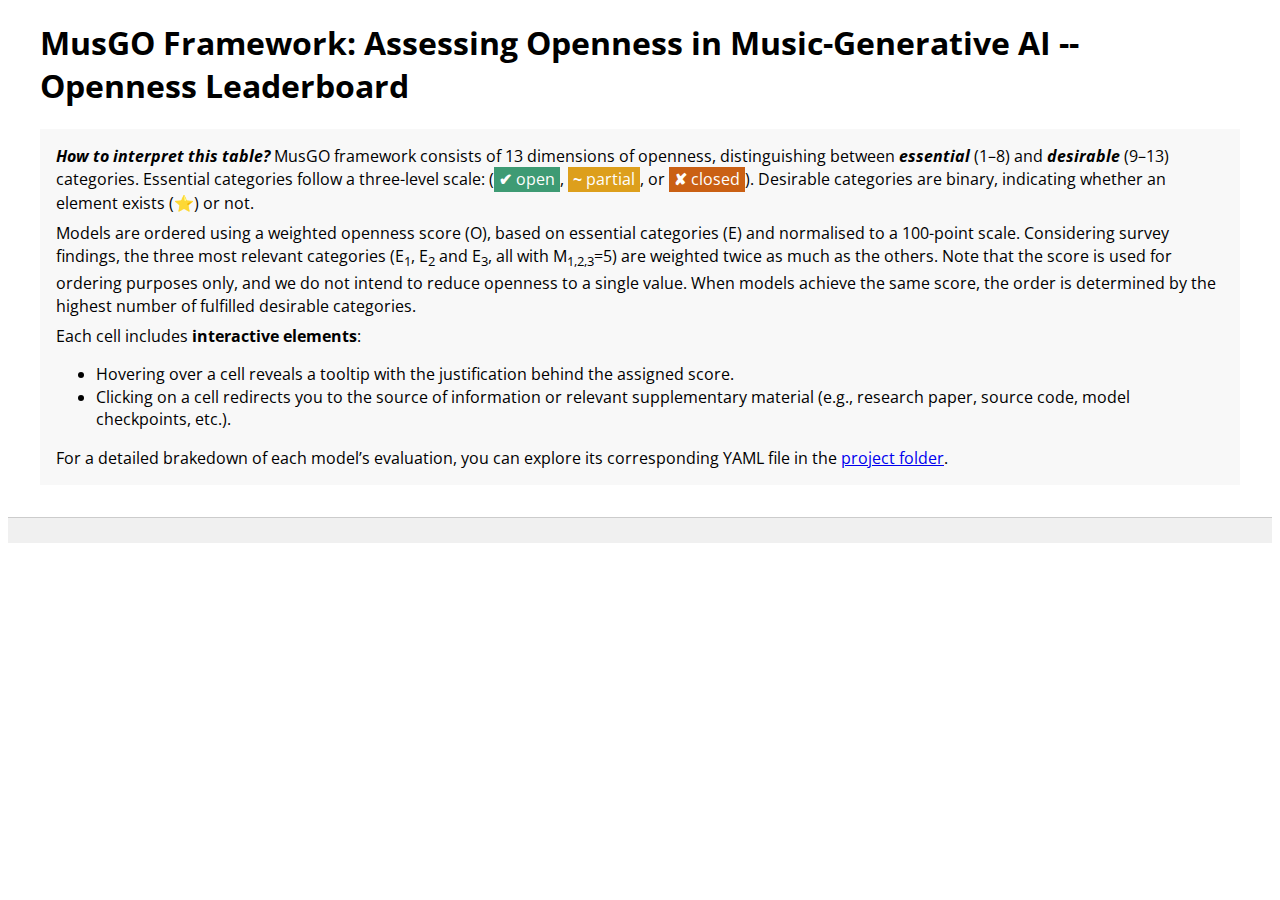
<file: docs/template_figure.html>
<!DOCTYPE html>
<html>
<head>
<title>MusGO Framework: Assessing Openness in Music-Generative AI</title>
<link href="https://fonts.googleapis.com/css2?family=Open+Sans&amp;display=swap" rel="stylesheet"/>
<link href="styles.css" rel="stylesheet"/>
<link href="favicon.png" rel="icon" type="image/x-icon"/>
<script data-domain="roserbatlleroca.github.io/MusGO_framework/" defer="" src="https://plausible.io/js/script.js"></script>
<style>
  body {
  font-family: 'Open Sans', sans-serif;
  }
  .highlight {
    background-color: #f0f0f0;
    padding: 1em;
    /* border-left: 4px solid #ccc; */
  }
  #table-guide em {
    font-size: 1em;
    font-weight: bold;
    margin-bottom: 0.5em;
  }
  #table-guide {
  background-color: #f8f8f8;
  padding: 1em;
  font-size: 1em;

  }
  #table-guide p {
  margin-top: 0.5em;
  margin-bottom: 0.5em;
  }
  #table-guide {
  background-color: #f8f8f8;
  padding: 0.5em 1em 0.5em 1em; /* top, right, bottom, left */
  font-size: 1em;
}
#footer {
  padding: 1em;
  background-color: #f0f0f0;
  border-top: 1px solid #ccc;
}

.footer-content {
  display: flex;
  justify-content: space-between;
  align-items: center;
  flex-wrap: wrap;
}

.footer-text {
  max-width: 70%;
}

.footer-image img {
  max-height: 60px; /* adjust as needed */
  width: auto;
}


</style>
</head>
<body>
<div id="header">
<h1>MusGO Framework: Assessing Openness in Music-Generative AI -- Openness Leaderboard</h1>
</div>
<div id="content">

		<div id="included-table"></div>

<div class="highlight" id="table-guide"><p>
<em>How to interpret this table?</em> MusGO framework consists of 13 dimensions of openness, distinguishing between <em>essential</em> (1–8) and <em>desirable</em> (9–13) categories.  
    Essential categories follow a three-level scale:  
    (<span class="openness open"><strong>✔︎</strong> open</span>,  
    <span class="openness partial"><strong>~</strong> partial</span>, or  
    <span class="openness closed"><strong>✘</strong> closed</span>).  
    Desirable categories are binary, indicating whether an element exists (⭐) or not.  

  </p>
<p>
    Models are ordered using a weighted
    openness score (O), based on essential categories (E) and
    normalised to a 100-point scale. Considering survey findings,
    the three most relevant categories (E<sub>1</sub>, E<sub>2</sub> and E<sub>3</sub>,
    all with M<sub>1,2,3</sub>=5) are weighted twice as much as the others.
    Note that the score is used for ordering purposes only,
    and we do not intend to reduce openness to a single value.
    When models achieve the same score, the order is determined
    by the highest number of fulfilled desirable categories.
  </p>
<p>
    Each cell includes <strong>interactive elements</strong>: 
    <ul>
<li>Hovering over a cell reveals a tooltip with the justification behind the assigned score.</li>
<li>Clicking on a cell redirects you to the source of information or relevant supplementary material (e.g., research paper, source code, model checkpoints, etc.).</li>
</ul>

    For a detailed brakedown of each model’s evaluation, you can explore its corresponding YAML file in the <a href="https://github.com/roserbatlleroca/MusGO_framework/tree/main/projects">project folder</a>.
  </p>
</div>
</div><!-- #content -->
<div id="footer">
<p id="build-time"></p>
</div>
</body>
</html>
</file>
<file: docs/styles.css>
/* Reusing styles.csss from Opening up ChatGPT
   HTML & CSS handcrafted by MD */

/* Adapted to MusGO framework
	by - and - */


/* Colours
   open:    #3e9b74
   partial: #dd9f1c
   closed:  #ca6014
   (colourblind-friendly yellow, orange, red)
   (I wish CSS vars worked as expected across browsers.)
*/
.colour-open { color:#129f57; }
.colour-partial { color:#ff8e27; }
.colour-closed { color:#c43119; }
.colour-star { color:#fff}

/* overall layout */

#header, #content {
	max-width:1200px;
	margin: auto;
	padding:0 1rem 0 1rem;
}
#footer > * {
	max-width:1200px;
	margin: auto;
	padding:0 1rem 0 1rem;
	color:#696969;
}

#footer a:link, #footer a:visited {
	color:#696969;
}

#footer {
	margin-top:2rem;
	padding:2rem 1rem 2rem 1rem;
	background-color:#f7f7f7;
	font-size:0.8rem;
}


div#included-table {
	margin:0 10px 0 0;
}


/* basic typography */

html {  font-family:Arial, sans-serif;}

blockquote { 
	border-left:4px solid #f7f7f7;
	padding-left:1em;
	margin-left:1em;
}

p,li,blockquote { line-height:1.4rem; }

/* responsize design */
/* adjustments for mobile devices */

@media (max-width:1200px) {
/* make table vertically scrollable on smaller screens */
	div#included-table {
		display:block;
/*		overflow-x:auto; */
		white-space:nowrap;
	}
/* make citation a bit smaller */
	#content p#citation {
/*		font-size:1rem;
		line-height:1.1rem; */
		display:block;
		overflow: hidden;
		text-overflow: ellipsis;
		white-space:nowrap;
	}
/* optimize line-height */
	p,li { line-height:1.3rem; 
		margin-bottom:0.5rem;
	}
}

/* Title*/
h1 a { border:none; }
h1 a img#title-logo { 
	display:inline-block;
	padding-right:8px;
	margin-bottom:-3px;
	height:60%;
}
h1 a:link, h1 a:visited, h1 a:hover, h1 a:active {
	color:#000000;
	text-decoration:none;
}

/* Some special paragraphs */
p.highlight { 
	display:block;
	padding:15px 20px;
	background-color:#f7f7f7; !important
}
p#tagline a { padding-left:4px; }

p#table-guide {
	color:#696969;
	font-size:0.8rem;
	line-height:1.1rem;
}

span.link-icon { 
	height:60%;
	display:inline-block;
} 

span.openness { display:inline-block;
padding:1px 5px; color:#fefefe }
span.open { background-color:#3e9b74; }
span.partial { background-color:#dd9f1c; }
span.closed { background-color:#ca6014; }


/* main table features */
table {
	display:table;
	table-layout:fixed;
	font-size:1rem;
}

/* default column width*/
thead tr.main-header th {
	width:100px;
}

thead tr.second-header th {
	font-weight:normal;
	font-size:0.8rem;
	width:65px;
	min-width:65px;
	overflow: hidden;
	text-overflow: ellipsis;
	white-space:nowrap;
}

thead {
	position: -webkit-sticky; /* Safari */
    position: sticky;
    top: 0;
    z-index: 1000;
	background-color: white;
}

/* custom width for some columns */
table tr th.first-column {
	display:block;
	overflow: hidden;
	text-overflow: ellipsis;
}
table tr td.llmbase, table tr td.rlbase {
	max-width:240px;
	overflow:hidden;
	text-overflow:ellipsis;
	white-space:nowrap;

}

/* ensure that rows are the same height */
tbody td.name-cell, tbody td.org {
	display:block;
	width:160px;
	overflow:hidden;
	text-overflow:ellipsis;
	white-space:nowrap;
}
table tr td > * {
	vertical-align:middle;
}

tbody tr td {
	padding:0;
}
tbody tr.row-a td {
	border-top:4px solid #ffffff;
}
tbody tr.row-b td {
	border-bottom:4px solid #ffffff;
}

tr.row-b td {
	padding-bottom:1px;
}
tr.row-a td {
	padding-top:1px;
}
th {
  border-bottom: 1px solid black;
  border-collapse: collapse;
  text-align:left
}

/* data cells */
table .data-cell {
	text-align:center;
}
table td.data-cell { background-color:#f7f7f7;}
table td.data-cell.closed { background-color:#ca6014;}
table td.data-cell.open {	background-color:#3e9b74;}
table td.data-cell.partial { background-color:#dd9f1c;}
table td.data-cell.star { background-color:#f7f7f7;}

td.data-cell a {
	display:block;
	padding:2px 0 4px 0;
}
/* special treatment for our "~" */
td.data-cell.partial a { padding:3px 0 3px 0; }

/* links */
td a:link, td a:visited, td a:active {
	text-decoration:none;
	color:#000;
}
td.data-cell a:link, td.data-cell a:visited, td.data-cell a:active {
	color:#fff;
}
td.data-cell a:hover {
	font-weight:bold;
}
/* I wish we could trust CSS vars to work */
td.data-cell.open:hover { border-top-color:#3e9b74; }
td.data-cell.partial:hover { border-top-color:#dd9f1c; }
td.data-cell.closed:hover { border-top-color:#ca6014; }



/* secondary rows should be less prominent */
tr.row-b {
	/* color:#cccccc; */
	color:#4d4d4d;
	font-size:0.8rem;
}
tr.row-b a:link, tr.row-b a:visited, tr.row-b a:active {
	color:#4d4d4d
}
tr.row-b .source-link { text-align:right }
tr.row-b .source-link:active, tr.row-b .source-link:hover { font-weight:bold; }
</file>
